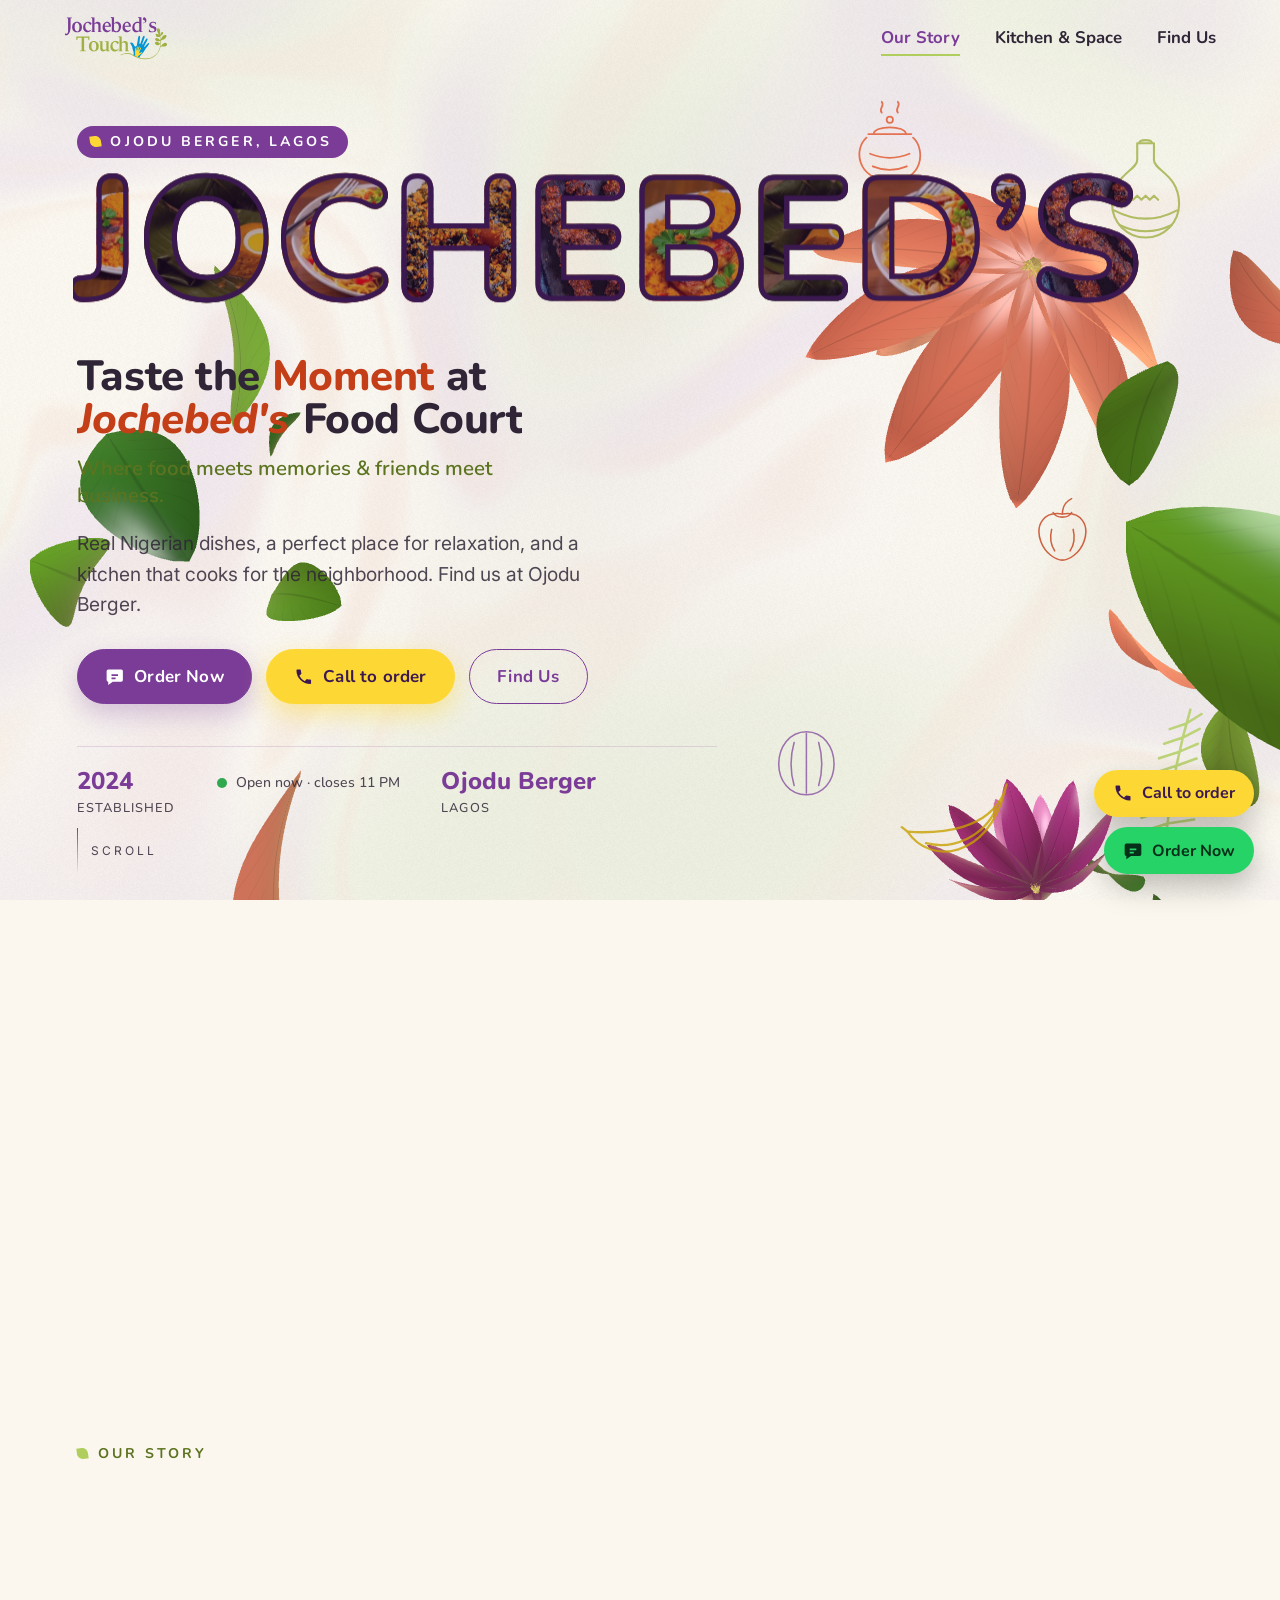
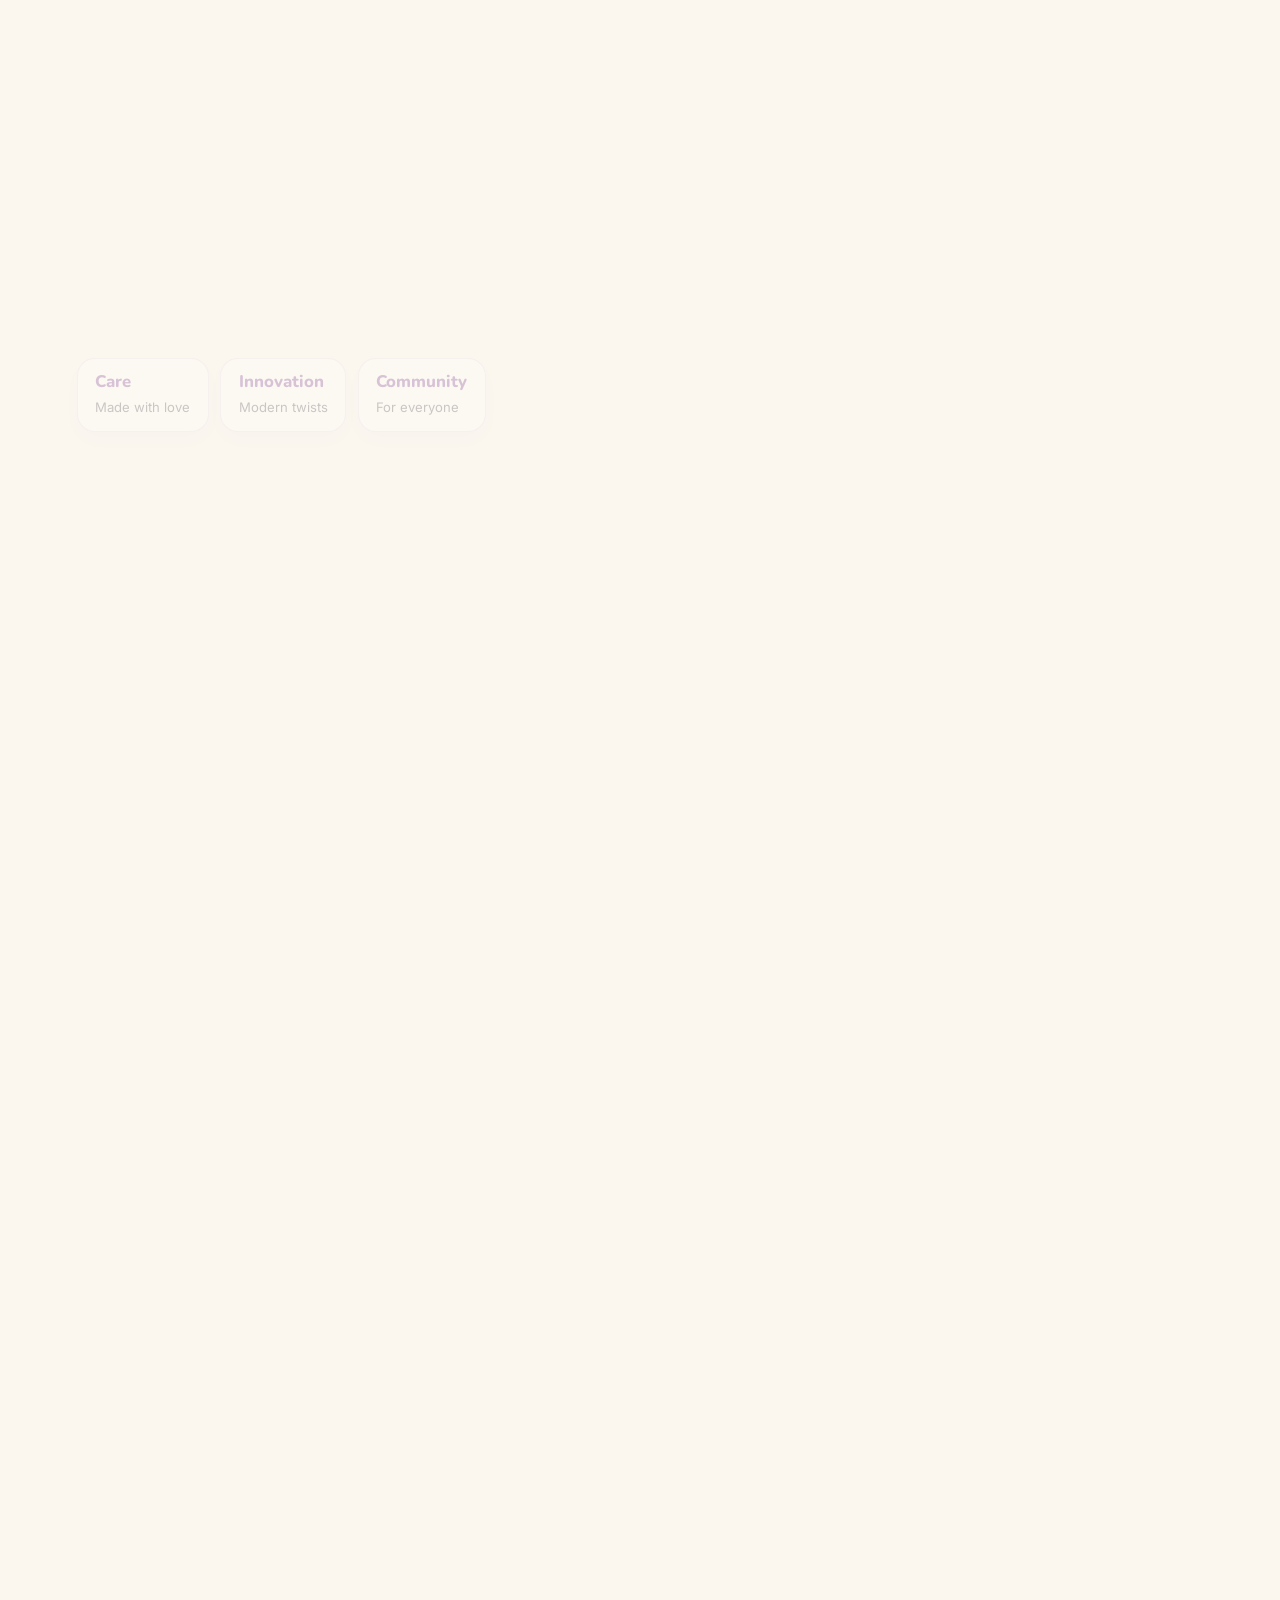
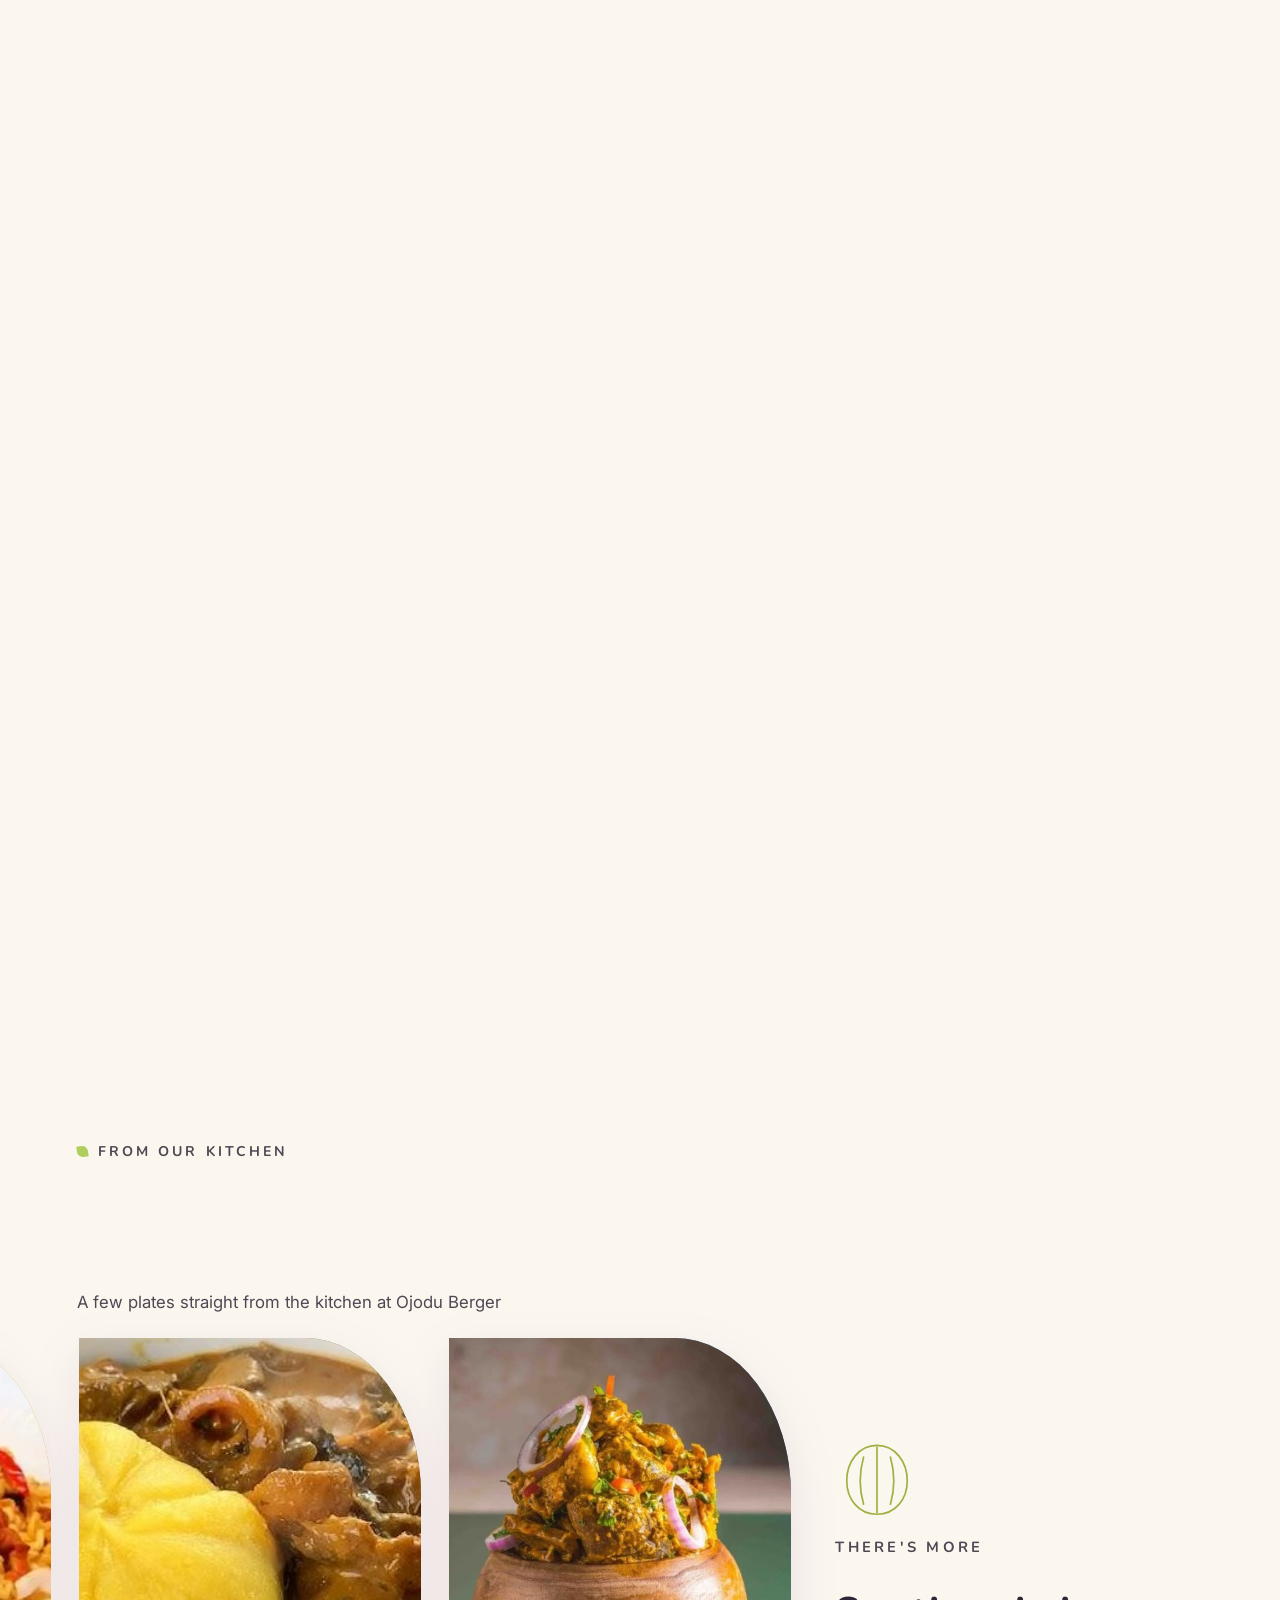
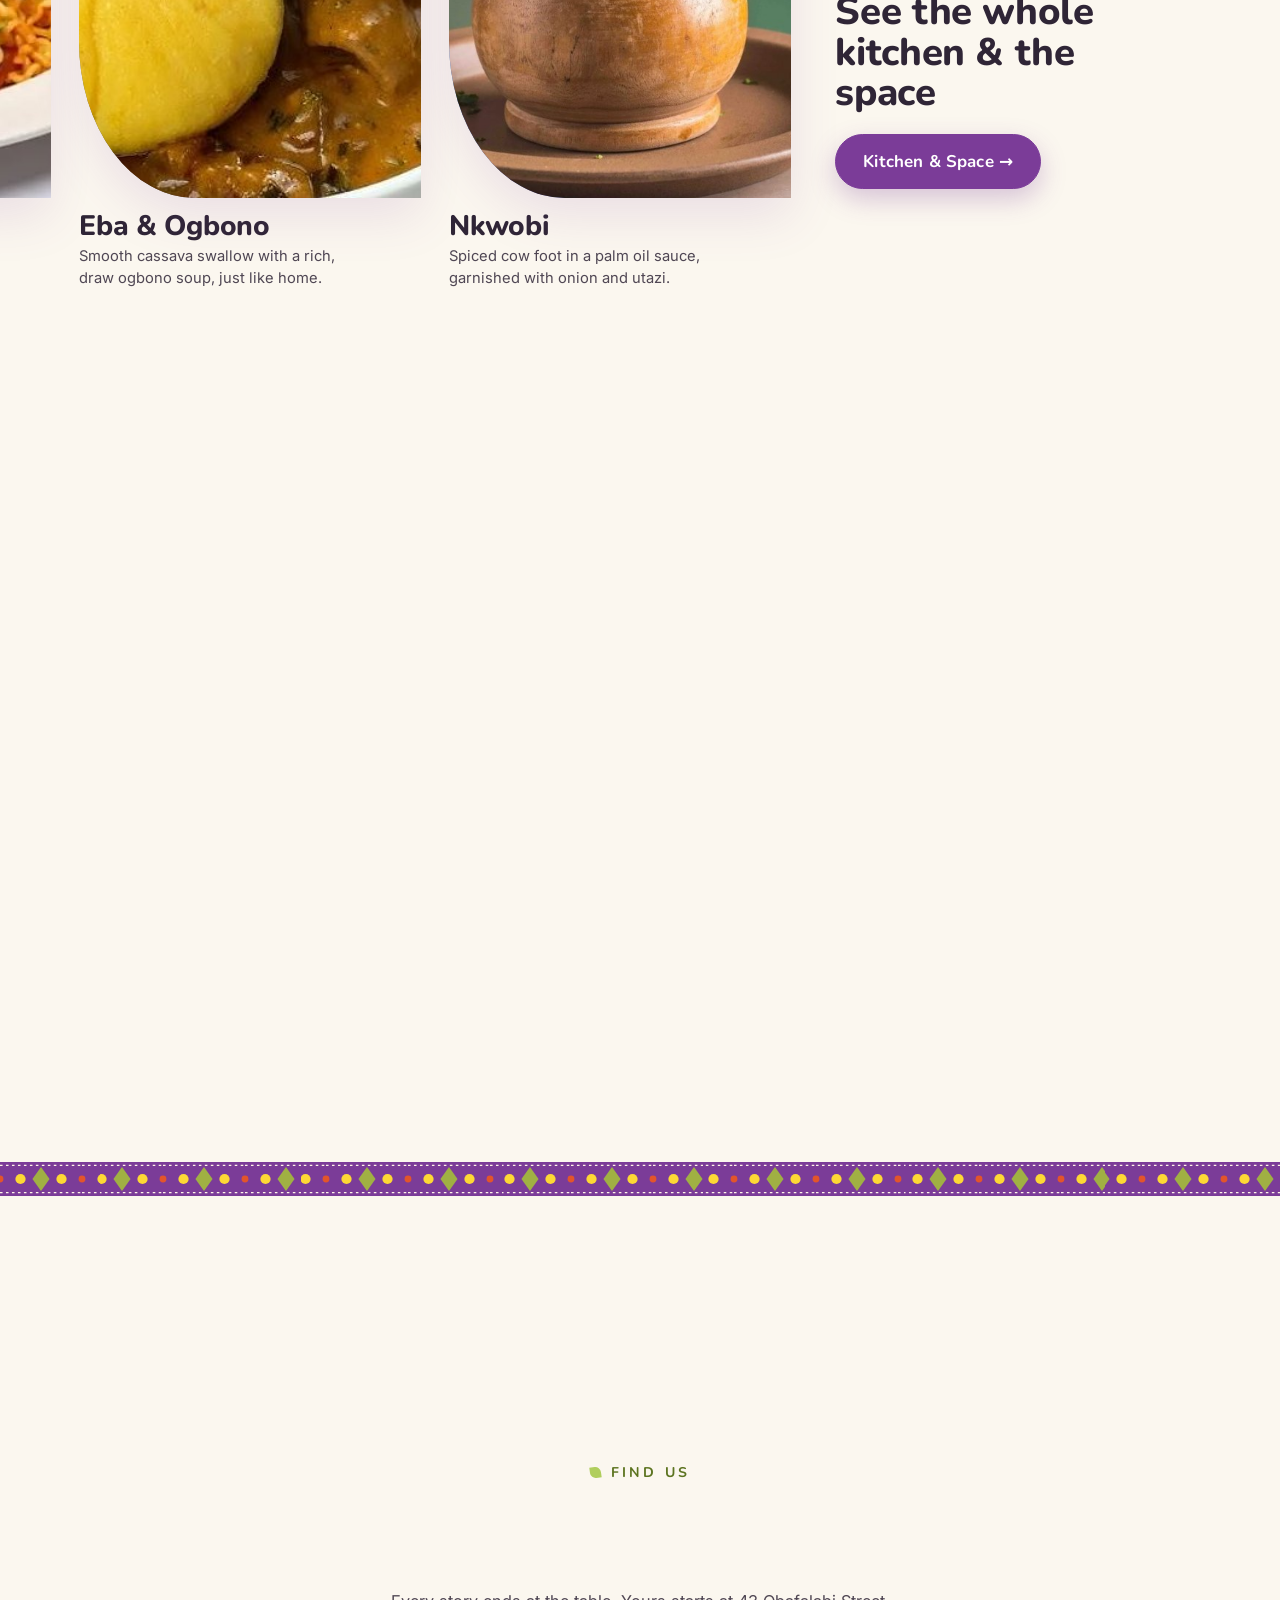
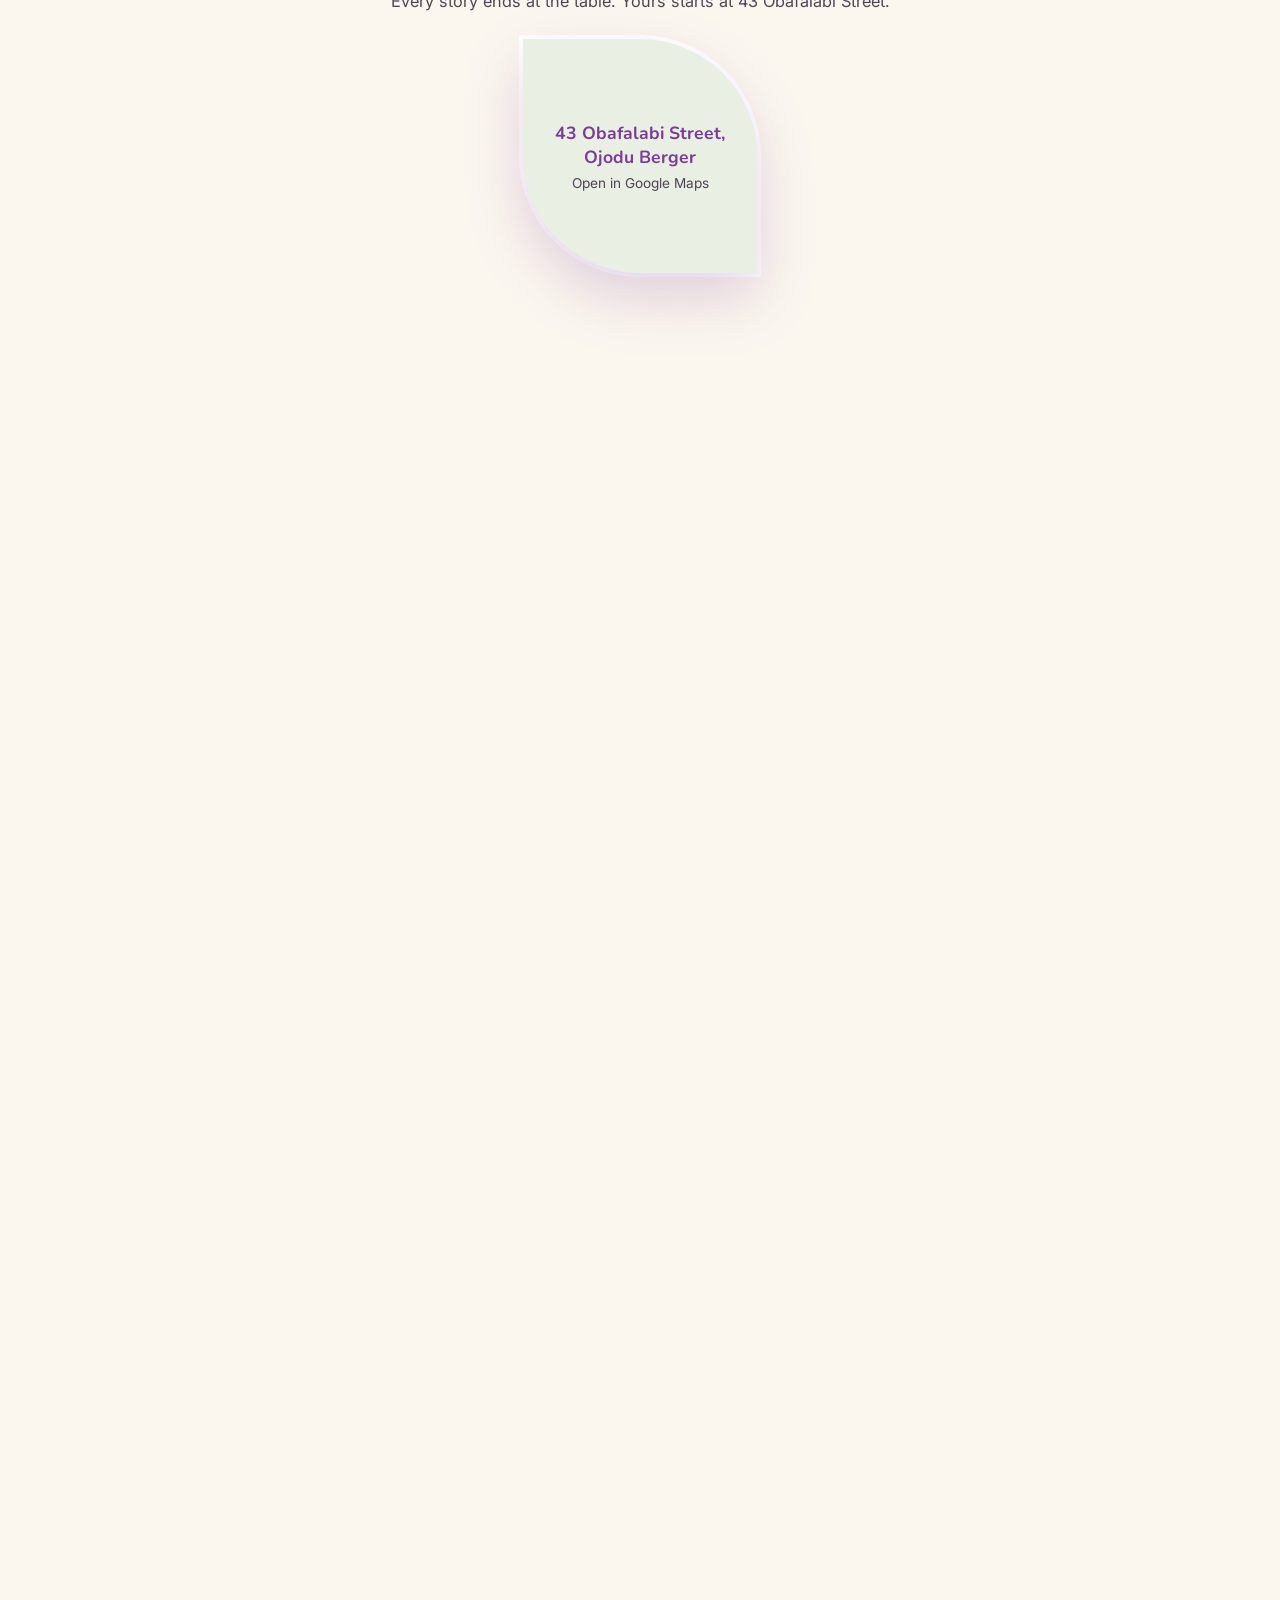
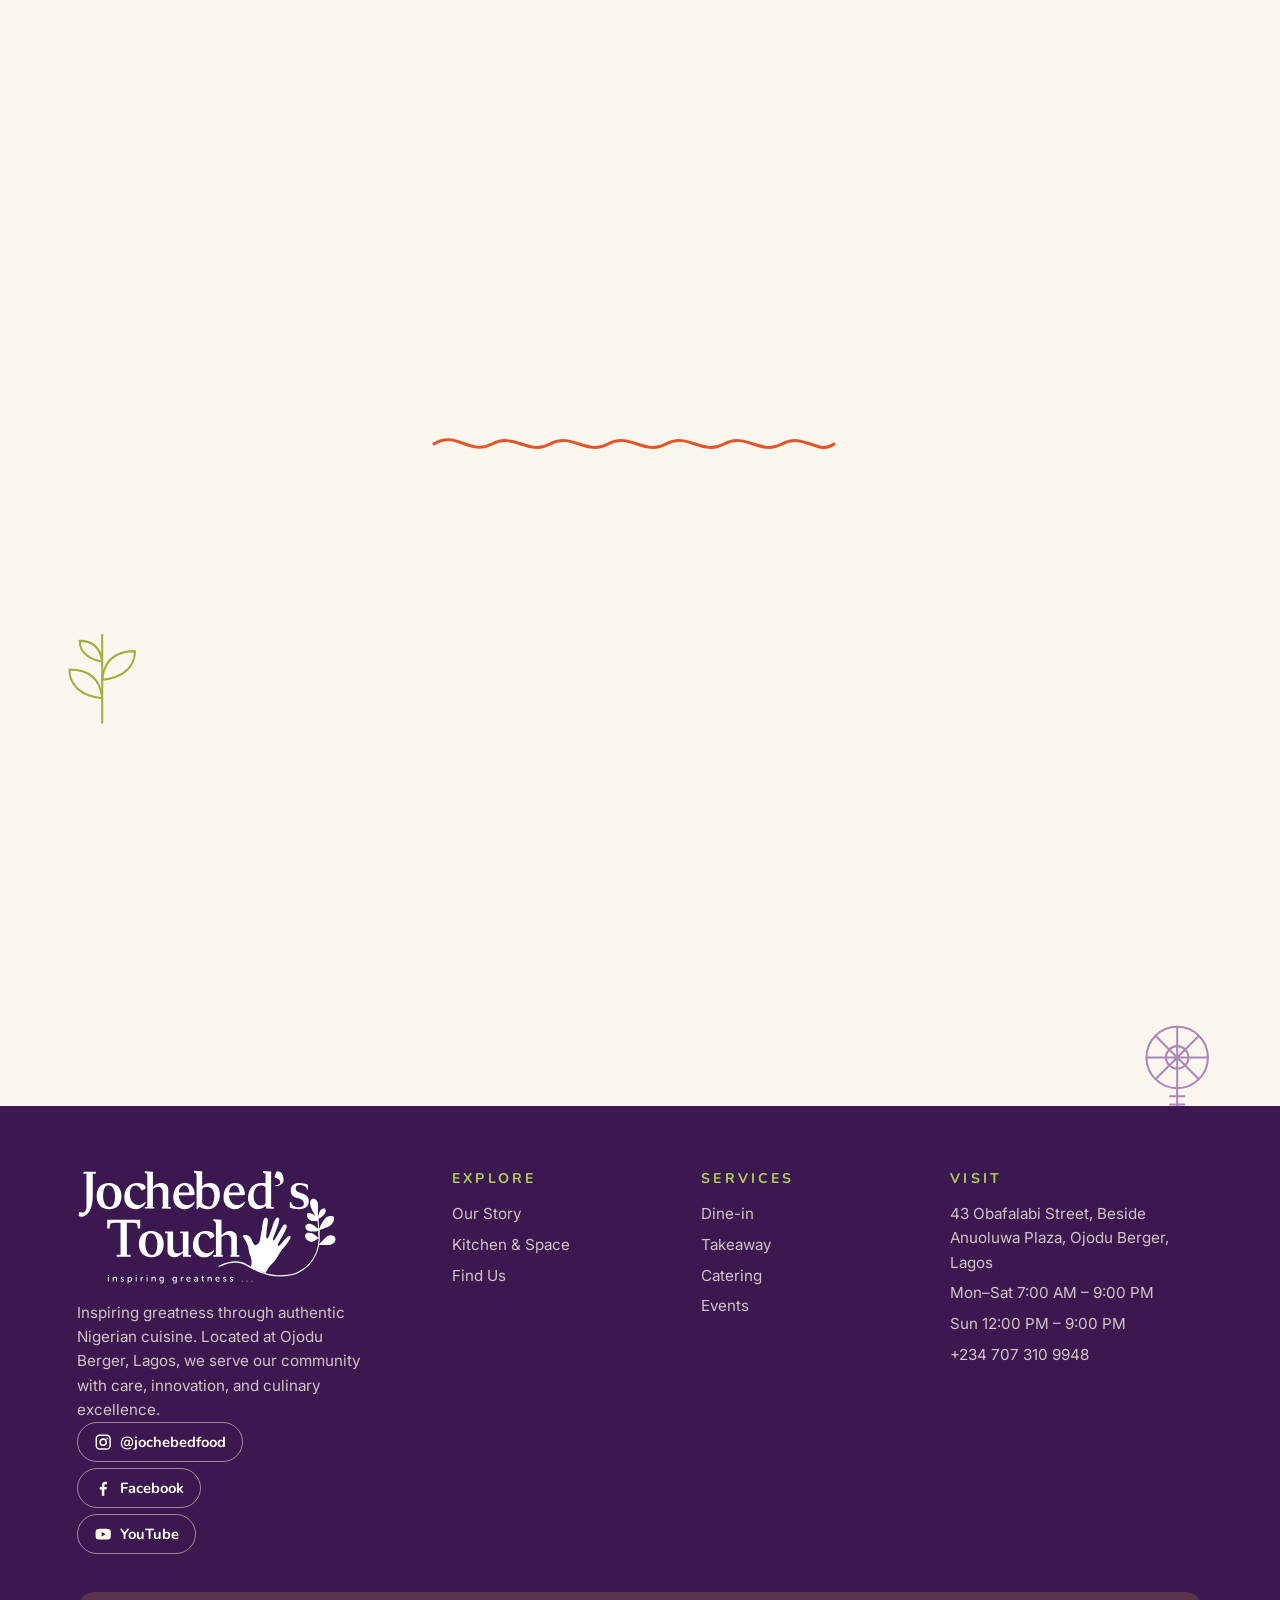
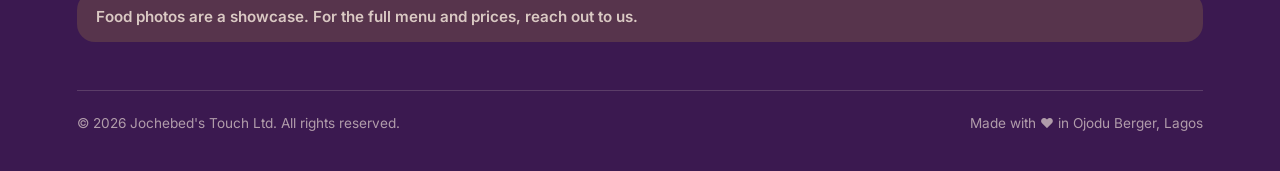
<file: index.html>
<!doctype html>
<html lang="en" class="no-js">
<head>
<meta charset="utf-8">
<meta name="viewport" content="width=device-width,initial-scale=1,viewport-fit=cover">
<title>Jochebed's Touch — Nigerian Food Court at Ojodu Berger, Lagos</title>
<meta name="description" content="Real Nigerian dishes, a perfect place for relaxation, and a kitchen that cooks for the neighborhood. Find Jochebed's Touch at 43 Obafalabi Street, Ojodu Berger, Lagos.">
<meta name="theme-color" content="#FBF7EF">
<link rel="canonical" href="https://jochebedstouch.cipherpr.live/">
<meta property="og:type" content="website"><meta property="og:site_name" content="Jochebed's Touch"><meta property="og:locale" content="en_NG">
<meta property="og:url" content="https://jochebedstouch.cipherpr.live/"><meta property="og:title" content="Jochebed's Touch — Nigerian Food Court at Ojodu Berger, Lagos"><meta property="og:description" content="Real Nigerian dishes, a perfect place for relaxation, and a kitchen that cooks for the neighborhood. Find Jochebed's Touch at 43 Obafalabi Street, Ojodu Berger, Lagos.">
<meta property="og:image" content="https://jochebedstouch.cipherpr.live/images/og-image.jpg"><meta property="og:image:type" content="image/jpeg"><meta property="og:image:width" content="1200"><meta property="og:image:height" content="630"><meta property="og:image:alt" content="Jollof rice and chicken, nkwobi and moi moi from Jochebed's Touch, Ojodu Berger, Lagos">
<meta name="twitter:card" content="summary_large_image"><meta name="twitter:title" content="Jochebed's Touch — Nigerian Food Court at Ojodu Berger, Lagos"><meta name="twitter:description" content="Real Nigerian dishes, a perfect place for relaxation, and a kitchen that cooks for the neighborhood. Find Jochebed's Touch at 43 Obafalabi Street, Ojodu Berger, Lagos."><meta name="twitter:image" content="https://jochebedstouch.cipherpr.live/images/og-image.jpg">
<link rel="icon" href="favicon.svg" type="image/svg+xml"><link rel="icon" href="favicon-32.png" sizes="32x32" type="image/png">
<link rel="apple-touch-icon" href="apple-touch-icon.png"><link rel="manifest" href="site.webmanifest">
<link rel="preconnect" href="https://fonts.googleapis.com"><link rel="preconnect" href="https://fonts.gstatic.com" crossorigin>
<link rel="stylesheet" href="https://fonts.googleapis.com/css2?family=Nunito:wght@500;600;700;800;900&family=Inter:wght@400;600;700&display=swap">
<link rel="stylesheet" href="css/style.css">
<script>(function(){var d=document.documentElement;d.className='js';try{var rm=matchMedia('(prefers-reduced-motion: reduce)').matches;
var home=/(^|\/)(index\.html)?$/.test(location.pathname);if(true&&home&&!location.hash&&!rm&&!sessionStorage.getItem('jt-intro'))d.classList.add('intro')}catch(e){}})()</script>
<script type="application/ld+json">{"@context":"https://schema.org","@type":"Restaurant","name":"Jochebed's Touch","servesCuisine":"Nigerian","telephone":"+2347073109948","sameAs":["https://www.instagram.com/jochebedfood/","https://www.facebook.com/share/1FenHg5k5e/","https://www.youtube.com/@Jochebed_food"],"logo":"https://jochebedstouch.cipherpr.live/images/logo-color.svg","address":{"@type":"PostalAddress","streetAddress":"43 Obafalabi Street, Beside Anuoluwa Plaza","addressLocality":"Ojodu Berger","addressRegion":"Lagos","addressCountry":"NG"},"openingHoursSpecification":[{"@type":"OpeningHoursSpecification","dayOfWeek":["Monday","Tuesday","Wednesday","Thursday","Friday","Saturday"],"opens":"07:00","closes":"21:00"},{"@type":"OpeningHoursSpecification","dayOfWeek":"Sunday","opens":"12:00","closes":"21:00"}]}</script>
<style>:root{--ankara:url("data:image/svg+xml,%3Csvg%20xmlns%3D%27http%3A//www.w3.org/2000/svg%27%20width%3D%2796%27%20height%3D%2740%27%20viewBox%3D%270%200%2096%2040%27%3E%3Crect%20width%3D%2796%27%20height%3D%2740%27%20fill%3D%27%237B3C98%27/%3E%3Cg%20fill%3D%27%23FDD835%27%3E%3Ccircle%20cx%3D%2724%27%20cy%3D%2720%27%20r%3D%276%27/%3E%3Ccircle%20cx%3D%2772%27%20cy%3D%2720%27%20r%3D%276%27/%3E%3C/g%3E%3Cpath%20d%3D%27M48%206l10%2014-10%2014-10-14z%27%20fill%3D%27%23A0B043%27/%3E%3Cg%20fill%3D%27%23E2552B%27%3E%3Ccircle%20cx%3D%270%27%20cy%3D%2720%27%20r%3D%274%27/%3E%3Ccircle%20cx%3D%2796%27%20cy%3D%2720%27%20r%3D%274%27/%3E%3C/g%3E%3Cpath%20d%3D%27M0%204h96M0%2036h96%27%20stroke%3D%27%23FFF4E6%27%20stroke-width%3D%271.5%27%20stroke-dasharray%3D%273%204%27%20fill%3D%27none%27/%3E%3C/svg%3E")}</style>
</head>
<body data-page="story">
<div class="curtain" aria-hidden="true"><img class="curtain__logo" src="images/logo-white.svg" alt=""></div>
<div id="intro" aria-hidden="true"><canvas></canvas>
  <div class="intro__ui"><span class="intro__brand">Jochebed's Touch &middot; Ojodu Berger, Lagos</span>
  <div class="intro__hint">move your cursor across the word</div>
  <div class="intro__status"><span class="intro__label">Setting the table</span> <span class="intro__pct">0%</span><i class="intro__bar"><b></b></i></div>
  <button class="intro__skip" type="button" tabindex="-1">Skip &rarr;</button></div></div>
<canvas id="scene" aria-hidden="true"></canvas>
<svg width="0" height="0" style="position:absolute" aria-hidden="true" focusable="false"><defs>
<symbol id="d-calabash" viewBox="0 0 100 110"><path d="M42 6h16v16c0 10 24 14 24 42a32 32 0 0 1-64 0c0-28 24-32 24-42z"/><path d="M44 6c0-4 12-4 12 0"/><path d="M20 70q30 16 60 0M25 84q25 12 50 0"/><path d="M34 56l4 4 4-4 4 4 4-4 4 4 4-4 4 4"/></symbol>
<symbol id="d-palmwine" viewBox="0 0 100 100"><path d="M10 48h80c0 26-16 40-40 40S10 74 10 48z"/><path d="M26 42a9 9 0 0 1 15-6 10 10 0 0 1 18 0 9 9 0 0 1 15 6"/><path d="M30 62q20 10 40 0"/><path d="M44 92h12"/></symbol>
<symbol id="d-pot" viewBox="0 0 100 100"><path d="M26 38h48M32 38c0-10 36-10 36 0"/><circle cx="50" cy="22" r="3.5"/><path d="M24 42c-14 12-12 46 26 48s40-36 26-48"/><path d="M28 60q22 9 44 0M31 74q19 8 38 0"/><path d="M41 14c-4-4 4-8 0-12M59 14c-4-4 4-8 0-12"/></symbol>
<symbol id="d-mortar" viewBox="0 0 100 100"><path d="M18 48h64l-8 38H26z"/><path d="M14 48h72"/><path d="M26 86v8M74 86v8"/><path d="M60 8l11 4-15 40-11-4z"/><path d="M34 64q16 8 32 0"/></symbol>
<symbol id="d-pepper" viewBox="0 0 100 100"><path d="M50 30c-24-4-36 14-28 36 6 16 20 24 28 24s22-8 28-24c8-22-4-40-28-36z"/><path d="M50 30c0-10 4-16 12-20"/><path d="M38 28c4 8 20 8 24 0"/><path d="M36 50q-4 16 4 28M64 50q4 16-4 28"/></symbol>
<symbol id="d-plantain" viewBox="0 0 100 100"><path d="M10 64C30 94 80 86 94 30C80 62 40 66 10 64z"/><path d="M10 64l-5-4M94 30l2-7"/><path d="M26 74C50 80 76 68 87 44"/></symbol>
<symbol id="d-frond" viewBox="0 0 100 120"><path d="M50 118Q54 60 70 6M50.9 106.4l-24.6 7.6M50.9 106.4l22.1 -2.6M52.1 95.0l-23.1 7.2M52.1 95.0l20.8 -3.2M53.5 83.6l-21.7 6.8M53.5 83.6l19.5 -3.8M55.1 72.2l-20.3 6.4M55.1 72.2l18.3 -4.4M57.0 61.0l-18.8 6.0M57.0 61.0l17.0 -5.0M59.1 49.8l-17.4 5.6M59.1 49.8l15.7 -5.6M61.5 38.8l-16.0 5.2M61.5 38.8l14.4 -6.2M64.1 27.8l-14.6 4.8M64.1 27.8l13.1 -6.8M66.9 16.8l-13.1 4.4M66.9 16.8l11.8 -7.4"/></symbol>
<symbol id="d-kola" viewBox="0 0 100 100"><path d="M50 10c22 0 36 20 36 42S72 92 50 92 14 74 14 52 28 10 50 10z"/><path d="M50 12v78M34 24q-8 28 0 56M66 24q8 28 0 56"/></symbol>
<symbol id="d-fan" viewBox="0 0 100 100"><circle cx="50" cy="38" r="30"/><circle cx="50" cy="38" r="11"/><path d="M50 8v60M20 38h60M29 17l42 42M71 17L29 59"/><path d="M50 68v26M43 76h14M43 84h14"/></symbol>
<symbol id="d-sprig" viewBox="0 0 100 100"><path d="M50 96V10"/><path d="M50 72c-22-2-32-14-32-28 18 0 30 8 32 28zM50 54c22-2 32-14 32-28-18 0-30 8-32 28zM50 36c-14-2-22-10-22-20 12 0 20 6 22 20z"/></symbol>
</defs></svg>
<a class="sr" href="#main">Skip to content</a>
<header class="nav">
  <a class="brand" href="index.html" aria-label="Jochebed's Touch, home"><img class="brand__logo" src="images/logo-color-mark.svg" alt="Jochebed's Touch" width="130" height="44"></a>
  <ul class="nav__links">
    <li><a href="index.html" aria-current="page">Our Story</a></li>
    <li><a href="kitchen.html">Kitchen &amp; Space</a></li>
    <li><a href="index.html#find">Find Us</a></li>
  </ul>
  <button class="burger" aria-label="Menu" aria-expanded="false"><span></span><span></span></button>
</header>
<nav class="menu" aria-label="Mobile menu">
  <a href="index.html">Our Story</a><a href="kitchen.html">Kitchen &amp; Space</a><a href="index.html#find">Find Us</a>
  <a href="https://wa.me/2347073109948?text=Hi%20Jochebed%27s%20Touch%2C%20I%27d%20like%20to%20place%20an%20order" target="_blank" rel="noopener" class="hl">Order Now &rarr;</a>
  <a href="tel:+2347073109948" class="hl hl2">Call to order &rarr;</a>
</nav>

<main id="main">

<section data-chapter="Welcome" class="hero" id="home" data-palette="0">
  <svg class="doodle hd a" viewBox="0 0 100 100" aria-hidden="true" ><use href="#d-calabash"/></svg><svg class="doodle hd b" viewBox="0 0 100 100" aria-hidden="true" ><use href="#d-frond"/></svg><svg class="doodle hd c" viewBox="0 0 100 100" aria-hidden="true" ><use href="#d-pot"/></svg><svg class="doodle hd d" viewBox="0 0 100 100" aria-hidden="true" ><use href="#d-pepper"/></svg><svg class="doodle hd e" viewBox="0 0 100 100" aria-hidden="true" ><use href="#d-plantain"/></svg><svg class="doodle hd f" viewBox="0 0 100 100" aria-hidden="true" ><use href="#d-kola"/></svg>
  <div class="hero__inner">
    <p class="eyebrow"><span class="leaf-glyph"></span>Ojodu Berger, Lagos</p>
    <h1 class="photo-word" aria-label="Jochebed's"><span class="lw" style="--i:0"><span class="ltr">J</span></span><span class="lw" style="--i:1"><span class="ltr">O</span></span><span class="lw" style="--i:2"><span class="ltr">C</span></span><span class="lw" style="--i:3"><span class="ltr">H</span></span><span class="lw" style="--i:4"><span class="ltr">E</span></span><span class="lw" style="--i:5"><span class="ltr">B</span></span><span class="lw" style="--i:6"><span class="ltr">E</span></span><span class="lw" style="--i:7"><span class="ltr">D</span></span><span class="lw" style="--i:8"><span class="ltr ltr--mark">&rsquo;</span></span><span class="lw" style="--i:9"><span class="ltr">S</span></span></h1>
    <h2 class="hero__tag" data-split="hero">Taste the <span class="hl">Moment</span> at <span class="jb">Jochebed's</span> Food Court</h2>
    <p class="tagline" data-reveal style="--d:.4s">Where food meets memories &amp; friends meet business.</p>
    <p class="lead" data-reveal style="--d:.5s">Real Nigerian dishes, a perfect place for relaxation, and a kitchen that cooks for the neighborhood. Find us at Ojodu Berger.</p>
    <div class="hero__cta" data-reveal style="--d:.65s">
      <a class="btn btn--wa" data-magnetic target="_blank" rel="noopener" href="https://wa.me/2347073109948?text=Hi%20Jochebed%27s%20Touch%2C%20I%27d%20like%20to%20place%20an%20order"><svg viewBox="0 0 24 24" fill="currentColor" aria-hidden="true"><path d="M4 3h16a2 2 0 0 1 2 2v11a2 2 0 0 1-2 2H9.5L4 22v-4a2 2 0 0 1-2-2V5a2 2 0 0 1 2-2zm4 6v2h8V9H8zm0 4v2h5v-2H8z"/></svg>Order Now</a>
      <a class="btn btn--call" data-magnetic href="tel:+2347073109948"><svg viewBox="0 0 24 24" fill="currentColor" aria-hidden="true"><path d="M6.6 10.8a15.1 15.1 0 0 0 6.6 6.6l2.2-2.2a1 1 0 0 1 1-.25 11.4 11.4 0 0 0 3.6.57 1 1 0 0 1 1 1V20a1 1 0 0 1-1 1A17 17 0 0 1 3 4a1 1 0 0 1 1-1h3.5a1 1 0 0 1 1 1c0 1.25.2 2.45.57 3.57a1 1 0 0 1-.25 1z"/></svg>Call to order</a>
      <a class="btn btn--ghost" data-magnetic href="#find">Find Us</a>
    </div>
    <div class="stats" data-reveal style="--d:.8s">
      <div><strong>2024</strong><span>Established</span></div>
      <div class="statusbox"><p class="status js-status" aria-live="polite"><i></i><span>Mon&ndash;Sat 7 AM &ndash; 9 PM &middot; Sun 12 PM &ndash; 9 PM</span></p></div>
      <div><strong>Ojodu Berger</strong><span>Lagos</span></div>
    </div>
  </div>
  <div class="cue" aria-hidden="true"><i></i>Scroll</div>
</section>

<section data-chapter="How to order" class="steps" aria-label="How to order">
  <div class="steps__in">
    <div class="step" data-reveal><svg class="doodle si" viewBox="0 0 100 100" aria-hidden="true" ><use href="#d-pot"/></svg><span class="no">01</span><h3>See what's cooking</h3><p>Browse a few plates from the kitchen.</p></div>
    <div class="step" data-reveal style="--d:.12s"><svg class="doodle si" viewBox="0 0 100 100" aria-hidden="true" ><use href="#d-calabash"/></svg><span class="no">02</span><h3>Reach out to order</h3><p>Order Now opens WhatsApp. Or call us for the fastest reply.</p></div>
    <div class="step" data-reveal style="--d:.24s"><svg class="doodle si" viewBox="0 0 100 100" aria-hidden="true" ><use href="#d-mortar"/></svg><span class="no">03</span><h3>Dine in or take away</h3><p>Fresh and waiting at 43 Obafalabi Street.</p></div>
  </div>
  <p class="showcase-note" data-reveal>Food photos are a showcase. For the full menu and prices, reach out to us.</p>
</section>

<section data-chapter="Our Story" class="pin story" id="story" data-palette="1" data-pin="plant" aria-label="Our story">
  <div class="pin__stick">
    <div class="story__grid">
      <div class="story__text">
        <p class="eyebrow"><span class="leaf-glyph"></span>Our Story</p>
        <h2 data-split>Nurturing Communities Through Food</h2>
        <div class="captions" aria-live="off">
          <p class="cap">It starts with a pair of <b>caring hands.</b></p>
          <p class="cap">Rooted in Ojodu Berger, <b>fed by the neighborhood.</b></p>
          <p class="cap">Grown with <b>modern twists</b> on the dishes you grew up on.</p>
          <p class="cap">And it blooms into a <b>table with room for everyone.</b></p>
        </div>
        <p class="story__about">Jochebed's Touch embodies the spirit of empowerment and growth. Located at Ojodu Berger, Lagos, we serve authentic Nigerian meals that bring families and communities together.</p>
        <ul class="values">
          <li><strong>Care</strong><span>Made with love</span></li>
          <li><strong>Innovation</strong><span>Modern twists</span></li>
          <li><strong>Community</strong><span>For everyone</span></li>
        </ul>
      </div>
      <div class="story__art"><svg id="plant" viewBox="0 0 520 680" role="img" aria-label="Two hands cupped around a sprout that grows into a flower">
<defs>
<linearGradient id="gLeaf" x1="0" y1="0" x2="1" y2="0"><stop offset="0" stop-color="#3f7a14"/><stop offset="1" stop-color="#9ccf4a"/></linearGradient>
<linearGradient id="gPA" x1="0" y1="1" x2="0" y2="0"><stop offset="0" stop-color="#E37F65"/><stop offset="1" stop-color="#ffb9a3"/></linearGradient>
<linearGradient id="gPB" x1="0" y1="1" x2="0" y2="0"><stop offset="0" stop-color="#F9E453"/><stop offset="1" stop-color="#fff6b0"/></linearGradient>
<linearGradient id="gHand" x1="0" y1="0" x2="1" y2="1"><stop offset="0" stop-color="#ffdcc2"/><stop offset="1" stop-color="#e7966f"/></linearGradient>
<radialGradient id="gGlow"><stop offset="0" stop-color="#F9E453" stop-opacity=".5"/><stop offset="1" stop-color="#F9E453" stop-opacity="0"/></radialGradient>
<path id="leafShape" d="M0 0C34 -36 92 -36 126 0C92 36 34 36 0 0Z"/>
<path id="petalShape" d="M0 0C-30 -28 -26 -84 0 -108C26 -84 30 -28 0 0Z"/>
<g id="handShape"><g transform="translate(260 690) scale(.8) translate(-260 -690)">
  <g fill="none" stroke-linecap="round">
    <g stroke="#c9774f" stroke-width="27"><path d="M140 598C184 584 214 560 224 528"/><path d="M146 626C196 614 232 594 248 562"/><path d="M148 652C200 646 244 628 262 598"/><path d="M142 676C190 680 236 668 262 638"/></g>
    <g stroke="#f4bc98" stroke-width="21"><path d="M140 598C184 584 214 560 224 528"/><path d="M146 626C196 614 232 594 248 562"/><path d="M148 652C200 646 244 628 262 598"/><path d="M142 676C190 680 236 668 262 638"/></g>
  </g>
  <path d="M-40 720C-44 610 24 556 112 568C152 574 168 624 160 668C150 716 70 740 -40 720Z" fill="#c9774f"/>
  <path d="M-40 716C-42 616 26 566 110 578C146 584 158 628 152 666C142 708 66 730 -40 716Z" fill="#f4bc98"/>
  <path d="M96 574C124 552 160 556 178 580C150 566 122 566 96 574Z" fill="#f4bc98" stroke="#c9774f" stroke-width="3" stroke-linejoin="round"/>
  <path d="M-40 718C-40 650 -10 618 36 610C10 650 -4 690 -40 718Z" fill="#E37F65"/>
</g></g>
</defs>
<circle id="glow" cx="260" cy="190" r="200" fill="url(#gGlow)" opacity="0"/>
<g id="sparkles" fill="#F9E453"></g>
<path id="stem" d="M260 556C250 478 278 408 258 338S262 220 260 172" fill="none" stroke="#7DB33A" stroke-width="9" stroke-linecap="round"/>
<g id="leaves">
  <g class="leaf" data-f=".2" data-a="-158" data-s="1.05"><use href="#leafShape" fill="url(#gLeaf)"/><path d="M8 0C50 -2 92 -2 120 0" stroke="#2f6410" stroke-opacity=".5" stroke-width="2" fill="none"/></g>
  <g class="leaf" data-f=".4" data-a="-24" data-s=".98"><use href="#leafShape" fill="url(#gLeaf)"/><path d="M8 0C50 -2 92 -2 120 0" stroke="#2f6410" stroke-opacity=".5" stroke-width="2" fill="none"/></g>
  <g class="leaf" data-f=".6" data-a="-152" data-s=".85"><use href="#leafShape" fill="url(#gLeaf)"/><path d="M8 0C50 -2 92 -2 120 0" stroke="#2f6410" stroke-opacity=".5" stroke-width="2" fill="none"/></g>
  <g class="leaf" data-f=".78" data-a="-30" data-s=".78"><use href="#leafShape" fill="url(#gLeaf)"/><path d="M8 0C50 -2 92 -2 120 0" stroke="#2f6410" stroke-opacity=".5" stroke-width="2" fill="none"/></g>
</g>
<ellipse id="bud" cx="260" cy="170" rx="13" ry="20" fill="#7DB33A"/>
<g id="bloom" transform="translate(260 170)">
  <g id="petalsO"></g><g id="petalsI"></g>
  <circle id="core" r="17" fill="#F9E453"/><circle id="core2" r="7" fill="#600E4E"/>
</g>
<g id="handL" class="hand"><g transform="translate(6 0)"><use href="#handShape"/></g></g>
<g id="handR" class="hand"><g transform="translate(514 0) scale(-1 1)"><use href="#handShape"/></g></g>
</svg></div>
    </div>
  </div>
</section>

<section data-chapter="From Our Kitchen" class="pin hs" id="kitchen" data-palette="2" data-pin="hscroll" aria-label="From our kitchen">
  <div class="pin__stick hs__stick">
    <div class="hs__head"><p class="eyebrow"><span class="leaf-glyph"></span>From Our Kitchen</p>
      <h2 data-split>A Closer Look at What We Cook</h2>
      <p>A few plates straight from the kitchen at Ojodu Berger</p></div>
    <div class="hs__track">
      <article class="hcard"><div class="leaf-frame ph" style="--c1:#E2552B;--c2:#7B3C98"><img src="images/dish-jollof-2.jpg" alt="Jollof rice and chicken" loading="lazy" decoding="async" onerror="this.remove()"></div><h3>Jollof Rice &amp; Chicken</h3><p>Our smoky party-style jollof, served with well-seasoned fried chicken.</p></article>
      <article class="hcard"><div class="leaf-frame ph" style="--c1:#FDD835;--c2:#E2552B"><img src="images/dish-noodles-egg.jpg" alt="Noodles topped with fried egg" loading="lazy" decoding="async" onerror="this.remove()"></div><h3>Noodles &amp; Egg</h3><p>A quick, comforting plate of seasoned noodles topped with a fried egg.</p></article>
      <article class="hcard"><div class="leaf-frame ph" style="--c1:#A0B043;--c2:#3B1950"><img src="images/dish-eba-ogbono.jpg" alt="Eba with ogbono soup" loading="lazy" decoding="async" onerror="this.remove()"></div><h3>Eba &amp; Ogbono</h3><p>Smooth cassava swallow with a rich, draw ogbono soup, just like home.</p></article>
      <article class="hcard"><div class="leaf-frame ph" style="--c1:#0397DB;--c2:#7B3C98"><img src="images/dish-nkwobi.jpg" alt="Nkwobi garnished with onions and herbs" loading="lazy" decoding="async" onerror="this.remove()"></div><h3>Nkwobi</h3><p>Spiced cow foot in a palm oil sauce, garnished with onion and utazi.</p></article>
      <article class="hcard hcard--cta"><svg class="doodle kc" viewBox="0 0 100 100" aria-hidden="true" ><use href="#d-kola"/></svg><p class="eyebrow">There's more</p><h3>See the whole kitchen &amp; the space</h3><a class="btn" data-magnetic href="kitchen.html">Kitchen &amp; Space &rarr;</a></article>
    </div>
  </div>
</section>

<div class="ankara" aria-hidden="true"></div>

<section data-chapter="Find Us" class="pin find" id="find" data-palette="3" data-pin="map" aria-label="Find us">
  <div class="pin__stick find__stick">
    <p class="eyebrow"><span class="leaf-glyph"></span>Find Us</p>
    <h2 data-split>Visit Jochebed's Touch</h2>
    <p class="find__lede">Every story ends at the table. Yours starts at 43 Obafalabi Street.</p>
    <div class="mapframe" id="mapframe">
      <a class="mapframe__fallback" target="_blank" rel="noopener" href="https://www.google.com/maps/dir/?api=1&amp;destination=43+Obafalabi+Street,+Ojodu+Berger,+Lagos">43 Obafalabi Street, Ojodu Berger<small>Open in Google Maps</small></a>
      <iframe title="Map showing Jochebed's Touch at 43 Obafalabi Street, Ojodu Berger, Lagos" loading="lazy" referrerpolicy="no-referrer-when-downgrade" src="https://www.google.com/maps?q=43+Obafalabi+Street,+Ojodu+Berger,+Lagos&amp;output=embed"></iframe>
      <span class="ripple"></span>
      <div class="mapframe__veil"><span>Click to explore the map</span></div>
    </div>
  </div>
</section>

<section class="statement" aria-label="Our motto">
  <p class="stmt" data-reveal><span>Every conversation,</span> <b>a connection.</b></p>
  <svg class="squig" viewBox="0 0 420 24" aria-hidden="true"><path d="M4 14c22-14 36 12 58 0s36 12 58 0 36 12 58 0 36 12 58 0 36 12 58 0 36 12 58 0 36 12 52 0"/></svg>
  <p class="insp" data-reveal>inspiring greatness&hellip;</p>
</section>
<section data-chapter="Visit Us" class="visit">
  <svg class="doodle vd a" viewBox="0 0 100 100" aria-hidden="true" ><use href="#d-sprig"/></svg><svg class="doodle vd b" viewBox="0 0 100 100" aria-hidden="true" ><use href="#d-fan"/></svg>
  <div class="visit__grid">
    <div class="card" data-reveal><h4>Address</h4><p>43 Obafalabi Street,<br>Beside Anuoluwa Plaza,<br>Ojodu Berger, Lagos</p></div>
    <div class="card" data-reveal style="--d:.1s"><h4>Opening Hours</h4><p>Mon &ndash; Sat: 7:00 AM &ndash; 9:00 PM<br>Sunday: 12:00 PM &ndash; 9:00 PM</p><p class="status js-status" aria-live="polite"><i></i><span>Mon&ndash;Sat 7 AM &ndash; 9 PM &middot; Sun 12 PM &ndash; 9 PM</span></p></div>
    <div class="card" data-reveal style="--d:.2s"><h4>Contact</h4><p><a href="tel:+2347073109948">+234 707 310 9948</a></p><small>For orders, reservations &amp; enquiries</small></div>
  </div>
  <div class="visit__cta" data-reveal>
    <a class="btn" data-magnetic target="_blank" rel="noopener" href="https://www.google.com/maps/dir/?api=1&amp;destination=43+Obafalabi+Street,+Ojodu+Berger,+Lagos">Get Directions</a>
    <a class="btn btn--wa" data-magnetic target="_blank" rel="noopener" href="https://wa.me/2347073109948?text=Hi%20Jochebed%27s%20Touch%2C%20I%27d%20like%20to%20place%20an%20order"><svg viewBox="0 0 24 24" fill="currentColor" aria-hidden="true"><path d="M4 3h16a2 2 0 0 1 2 2v11a2 2 0 0 1-2 2H9.5L4 22v-4a2 2 0 0 1-2-2V5a2 2 0 0 1 2-2zm4 6v2h8V9H8zm0 4v2h5v-2H8z"/></svg>Order Now</a>
    <a class="btn btn--call" data-magnetic href="tel:+2347073109948"><svg viewBox="0 0 24 24" fill="currentColor" aria-hidden="true"><path d="M6.6 10.8a15.1 15.1 0 0 0 6.6 6.6l2.2-2.2a1 1 0 0 1 1-.25 11.4 11.4 0 0 0 3.6.57 1 1 0 0 1 1 1V20a1 1 0 0 1-1 1A17 17 0 0 1 3 4a1 1 0 0 1 1-1h3.5a1 1 0 0 1 1 1c0 1.25.2 2.45.57 3.57a1 1 0 0 1-.25 1z"/></svg>Call to order</a>
  </div>
  <div class="visit__soc" data-reveal><p class="eyebrow">Follow along</p><ul class="soc"><li><a href="https://www.instagram.com/jochebedfood/" target="_blank" rel="noopener" aria-label="Jochebed's Touch on Instagram"><svg viewBox="0 0 24 24" fill="currentColor" aria-hidden="true"><path d="M7.5 2h9A5.5 5.5 0 0 1 22 7.5v9a5.5 5.5 0 0 1-5.5 5.5h-9A5.5 5.5 0 0 1 2 16.5v-9A5.5 5.5 0 0 1 7.5 2zm0 2A3.5 3.5 0 0 0 4 7.5v9A3.5 3.5 0 0 0 7.5 20h9a3.5 3.5 0 0 0 3.5-3.5v-9A3.5 3.5 0 0 0 16.5 4zM12 7a5 5 0 1 1 0 10 5 5 0 0 1 0-10zm0 2a3 3 0 1 0 0 6 3 3 0 0 0 0-6zm5.3-3.1a1.2 1.2 0 1 1 0 2.4 1.2 1.2 0 0 1 0-2.4z"/></svg><span>@jochebedfood</span></a></li><li><a href="https://www.facebook.com/share/1FenHg5k5e/" target="_blank" rel="noopener" aria-label="Jochebed's Touch on Facebook"><svg viewBox="0 0 24 24" fill="currentColor" aria-hidden="true"><path d="M13.5 22v-8.2h2.8l.5-3.3h-3.3V8.4c0-.95.4-1.7 1.8-1.7h1.6V3.8C16.6 3.7 15.6 3.6 14.5 3.6c-2.6 0-4.3 1.6-4.3 4.4v2.5H7.4v3.3h2.8V22z"/></svg><span>Facebook</span></a></li><li><a href="https://www.youtube.com/@Jochebed_food" target="_blank" rel="noopener" aria-label="Jochebed's Touch on YouTube"><svg viewBox="0 0 24 24" fill="currentColor" aria-hidden="true"><path d="M21.6 7.2a2.6 2.6 0 0 0-1.8-1.8C18.2 5 12 5 12 5s-6.2 0-7.8.4A2.6 2.6 0 0 0 2.4 7.2C2 8.8 2 12 2 12s0 3.2.4 4.8a2.6 2.6 0 0 0 1.8 1.8C5.8 19 12 19 12 19s6.2 0 7.8-.4a2.6 2.6 0 0 0 1.8-1.8c.4-1.6.4-4.8.4-4.8s0-3.2-.4-4.8zM10 15V9l5.2 3z"/></svg><span>YouTube</span></a></li></ul></div>
</section>
</main>
<footer class="foot">
  <div class="foot__grid">
    <div><a class="brand brand--foot" href="index.html" aria-label="Jochebed's Touch, home"><img class="brand__logo" src="images/logo-white.svg" alt="Jochebed's Touch, inspiring greatness" width="260" height="116"></a>
      <p style="margin-top:1rem;max-width:30ch">Inspiring greatness through authentic Nigerian cuisine. Located at Ojodu Berger, Lagos, we serve our community with care, innovation, and culinary excellence.</p>
      <ul class="soc soc--foot"><li><a href="https://www.instagram.com/jochebedfood/" target="_blank" rel="noopener" aria-label="Jochebed's Touch on Instagram"><svg viewBox="0 0 24 24" fill="currentColor" aria-hidden="true"><path d="M7.5 2h9A5.5 5.5 0 0 1 22 7.5v9a5.5 5.5 0 0 1-5.5 5.5h-9A5.5 5.5 0 0 1 2 16.5v-9A5.5 5.5 0 0 1 7.5 2zm0 2A3.5 3.5 0 0 0 4 7.5v9A3.5 3.5 0 0 0 7.5 20h9a3.5 3.5 0 0 0 3.5-3.5v-9A3.5 3.5 0 0 0 16.5 4zM12 7a5 5 0 1 1 0 10 5 5 0 0 1 0-10zm0 2a3 3 0 1 0 0 6 3 3 0 0 0 0-6zm5.3-3.1a1.2 1.2 0 1 1 0 2.4 1.2 1.2 0 0 1 0-2.4z"/></svg><span>@jochebedfood</span></a></li><li><a href="https://www.facebook.com/share/1FenHg5k5e/" target="_blank" rel="noopener" aria-label="Jochebed's Touch on Facebook"><svg viewBox="0 0 24 24" fill="currentColor" aria-hidden="true"><path d="M13.5 22v-8.2h2.8l.5-3.3h-3.3V8.4c0-.95.4-1.7 1.8-1.7h1.6V3.8C16.6 3.7 15.6 3.6 14.5 3.6c-2.6 0-4.3 1.6-4.3 4.4v2.5H7.4v3.3h2.8V22z"/></svg><span>Facebook</span></a></li><li><a href="https://www.youtube.com/@Jochebed_food" target="_blank" rel="noopener" aria-label="Jochebed's Touch on YouTube"><svg viewBox="0 0 24 24" fill="currentColor" aria-hidden="true"><path d="M21.6 7.2a2.6 2.6 0 0 0-1.8-1.8C18.2 5 12 5 12 5s-6.2 0-7.8.4A2.6 2.6 0 0 0 2.4 7.2C2 8.8 2 12 2 12s0 3.2.4 4.8a2.6 2.6 0 0 0 1.8 1.8C5.8 19 12 19 12 19s6.2 0 7.8-.4a2.6 2.6 0 0 0 1.8-1.8c.4-1.6.4-4.8.4-4.8s0-3.2-.4-4.8zM10 15V9l5.2 3z"/></svg><span>YouTube</span></a></li></ul></div>
    <div><h5>Explore</h5><ul><li><a href="index.html">Our Story</a></li><li><a href="kitchen.html">Kitchen &amp; Space</a></li><li><a href="index.html#find">Find Us</a></li></ul></div>
    <div><h5>Services</h5><ul><li>Dine-in</li><li>Takeaway</li><li>Catering</li><li>Events</li></ul></div>
    <div><h5>Visit</h5><ul><li>43 Obafalabi Street, Beside Anuoluwa Plaza, Ojodu Berger, Lagos</li><li>Mon&ndash;Sat 7:00 AM &ndash; 9:00 PM</li><li>Sun 12:00 PM &ndash; 9:00 PM</li><li><a href="tel:+2347073109948">+234 707 310 9948</a></li></ul></div>
  </div>
  <p class="foot__note">Food photos are a showcase. For the full menu and prices, reach out to us.</p>
  <div class="foot__base"><span>&copy; 2026 Jochebed's Touch Ltd. All rights reserved.</span><span>Made with &hearts; in Ojodu Berger, Lagos</span></div>
</footer>
<div class="fabs"><a class="fab fab--call" href="tel:+2347073109948" aria-label="Call to order"><svg viewBox="0 0 24 24" fill="currentColor" aria-hidden="true"><path d="M6.6 10.8a15.1 15.1 0 0 0 6.6 6.6l2.2-2.2a1 1 0 0 1 1-.25 11.4 11.4 0 0 0 3.6.57 1 1 0 0 1 1 1V20a1 1 0 0 1-1 1A17 17 0 0 1 3 4a1 1 0 0 1 1-1h3.5a1 1 0 0 1 1 1c0 1.25.2 2.45.57 3.57a1 1 0 0 1-.25 1z"/></svg><span>Call to order</span></a><a class="fab" target="_blank" rel="noopener" href="https://wa.me/2347073109948?text=Hi%20Jochebed%27s%20Touch%2C%20I%27d%20like%20to%20place%20an%20order" aria-label="Order Now on WhatsApp"><svg viewBox="0 0 24 24" fill="currentColor" aria-hidden="true"><path d="M4 3h16a2 2 0 0 1 2 2v11a2 2 0 0 1-2 2H9.5L4 22v-4a2 2 0 0 1-2-2V5a2 2 0 0 1 2-2zm4 6v2h8V9H8zm0 4v2h5v-2H8z"/></svg><span>Order Now</span></a></div>
<script src="js/gl.js"></script><script src="js/intro.js"></script><script src="js/app.js"></script>
</body>
</html>
</file>
<file: css/style.css>
/* Jochebed's Touch — styles (light theme). Palette + type follow the Oct 2024 brand guideline: Amethyst Purple, Pear Green, Sky Blue, Sunshine Yellow, Coral Orange; Museo Sans Rounded (stand-in: Nunito) for headlines, Aktiv Grotesk (stand-in: Inter) for body. */
:root{
  --coral:#E2552B; --coral-d:#C43E17; --amethyst:#7B3C98; --pear:#A0B043; --pear-d:#5C7420; --pear-l:#B0CE5D; --sky:#0397DB; --sun:#FDD835;
  --deep:#3B1950; --cream:#FFF8EC; --bg:#FBF7EF; --ink:#2f2536; --muted:rgba(47,37,54,.84);
  --card:#fff; --line:rgba(123,60,152,.16); --shadow:0 18px 50px rgba(123,60,152,.13);
  --ease:cubic-bezier(.22,1,.36,1);
  --head:'Nunito','Museo Sans Rounded',ui-rounded,'Trebuchet MS',system-ui,sans-serif;
  --fun:'Nunito','Museo Sans Rounded',ui-rounded,system-ui,sans-serif;
  --orange:#E2552B;
  --body:'Inter','Aktiv Grotesk',system-ui,-apple-system,'Segoe UI',Roboto,sans-serif;
}
*,*::before,*::after{box-sizing:border-box}
html{background:var(--bg);-webkit-text-size-adjust:100%}
body{margin:0;color:var(--ink);font:400 1.05rem/1.6 var(--body);overflow-x:clip;-webkit-font-smoothing:antialiased}
img,svg{display:block;max-width:100%}
a{color:inherit}
h1,h2,h3,h4,p{margin:0}
h1,h2,h3{font-family:var(--head);font-weight:800;line-height:.98;letter-spacing:-.01em}
h2{font-size:clamp(2.3rem,5.6vw,5rem)}
h3{font-size:clamp(1.5rem,2.4vw,2rem);line-height:1.05}
.hl{color:var(--coral-d)}
.sr{position:absolute;width:1px;height:1px;overflow:hidden;clip:rect(0 0 0 0);white-space:nowrap}
.sr:focus{position:fixed;left:12px;top:12px;width:auto;height:auto;clip:auto;background:#fff;padding:.6rem 1rem;border-radius:10px;z-index:200}
:focus-visible{outline:3px solid var(--amethyst);outline-offset:3px;border-radius:6px}

#scene{position:fixed;inset:0;width:100%;height:100%;z-index:0;pointer-events:none;display:block}
.no-webgl body{background:radial-gradient(1100px 800px at 85% 5%,#E4F0D0 0,transparent 60%),radial-gradient(900px 700px at 8% 95%,#F1E1EC 0,transparent 60%),var(--bg) fixed}
main,footer{position:relative;z-index:1}

.leaf-frame{border-radius:0 var(--lr,22%) 0 var(--lr,22%);overflow:hidden}
.leaf-glyph{display:inline-block;width:.8em;height:.8em;background:var(--pear-l);border-radius:0 50% 0 50%;transform:rotate(-8deg);flex:none}

/* ---------- curtain / page transition (kept from v1) ---------- */
.curtain{display:none}
.js .curtain{display:grid;place-items:center;position:fixed;inset:0;z-index:100;background:var(--deep);transform:translateY(0);transition:transform .95s cubic-bezier(.76,0,.24,1)}
.curtain::after{content:"";position:absolute;left:0;right:0;top:99%;height:14vh;background:var(--deep);border-radius:0 0 50% 50%/0 0 100% 100%}
.curtain__leaf{width:64px;height:64px;background:var(--pear-l);border-radius:0 50% 0 50%;animation:grow 1.1s var(--ease) both}
.curtain__name{position:absolute;bottom:14vh;font:700 1rem var(--head);letter-spacing:.3em;text-transform:uppercase;color:rgba(255,244,230,.74)}
html.ready .curtain{transform:translateY(calc(-100% - 18vh))}
html.intro .curtain{display:none}
@keyframes grow{from{transform:scale(.2) rotate(-90deg);opacity:0}to{transform:scale(1) rotate(0);opacity:1}}

/* ---------- ASCII intro ---------- */
#intro{display:none}
html.intro,html.intro body{overflow:hidden}
html.intro #intro{display:block;position:fixed;inset:0;z-index:120;background:var(--bg);transition:transform 1s cubic-bezier(.76,0,.24,1);touch-action:none;cursor:crosshair}
html.intro-out #intro{transform:translateY(-105%)}
#intro canvas{position:absolute;inset:0;width:100%;height:100%}
.intro__ui{position:absolute;inset:0;pointer-events:none;font:600 .78rem var(--body);letter-spacing:.16em;text-transform:uppercase;color:var(--amethyst)}
.intro__brand{position:absolute;left:5vw;top:4vh}
.intro__hint{position:absolute;left:0;right:0;top:calc(50% + min(18vw,170px));text-align:center;opacity:.55}
.intro__status{position:absolute;left:5vw;right:5vw;bottom:5vh;display:flex;align-items:center;gap:1rem}
.intro__bar{flex:1;max-width:260px;height:3px;background:rgba(123,60,152,.15);border-radius:3px;overflow:hidden;position:relative;display:block}
.intro__bar b{position:absolute;inset:0;background:var(--pear);transform-origin:left;transform:scaleX(var(--pc,0))}
.intro__skip{pointer-events:auto;margin-left:auto;background:none;border:1.5px solid var(--amethyst);color:var(--amethyst);font:inherit;padding:.55rem 1.1rem;border-radius:999px;cursor:pointer}
.intro__skip:hover{background:var(--amethyst);color:#fff}

/* ---------- nav ---------- */
.nav{position:fixed;z-index:60;top:0;left:0;right:0;display:flex;align-items:center;justify-content:space-between;gap:1rem;padding:16px 5vw;transition:transform .5s var(--ease),background .4s,box-shadow .4s}
html.scrolled .nav{background:rgba(251,247,239,.86);backdrop-filter:blur(14px);-webkit-backdrop-filter:blur(14px);box-shadow:0 1px 0 var(--line)}
html.nav-hidden .nav{transform:translateY(-110%)}
.brand{display:flex;align-items:center;gap:.55rem;text-decoration:none;font:800 1.4rem var(--head);color:var(--amethyst)}
.nav__links{display:flex;gap:2.2rem;list-style:none;margin:0;padding:0}
.nav__links a{text-decoration:none;font-weight:600;font-size:.95rem;color:var(--muted);position:relative;padding:.3rem 0;transition:color .3s}
.nav__links a::after{content:"";position:absolute;left:0;bottom:-2px;height:2px;width:100%;background:var(--pear-l);transform:scaleX(0);transform-origin:left;transition:transform .4s var(--ease)}
.nav__links a:hover,.nav__links a[aria-current]{color:var(--amethyst)}
.nav__links a:hover::after,.nav__links a[aria-current]::after{transform:scaleX(1)}
.burger{display:none;width:46px;height:46px;border-radius:50%;border:1.5px solid var(--amethyst);background:rgba(255,255,255,.7);color:var(--amethyst);cursor:pointer;position:relative}
.burger span{position:absolute;left:14px;right:14px;height:2px;background:currentColor;border-radius:2px;transition:transform .4s var(--ease),top .4s var(--ease)}
.burger span:nth-child(1){top:17px}.burger span:nth-child(2){top:25px}
html.menu-open .burger span:nth-child(1){top:21px;transform:rotate(45deg)}
html.menu-open .burger span:nth-child(2){top:21px;transform:rotate(-45deg)}
html.menu-open .burger{background:var(--cream)}
.menu{position:fixed;inset:0;z-index:45;background:rgba(45,24,64,.97);color:var(--cream);display:flex;flex-direction:column;justify-content:center;gap:1.2rem;padding:0 8vw;clip-path:circle(0% at calc(100% - 46px) 46px);transition:clip-path .8s var(--ease);visibility:hidden}
html.menu-open .menu{clip-path:circle(150% at calc(100% - 46px) 46px);visibility:visible}
.menu a{font:800 clamp(2.4rem,11vw,4rem)/1 var(--head);text-decoration:none}
.menu a.hl{color:var(--sun);font-size:1.5rem;margin-top:1rem}
.menu a:hover{color:var(--sun)}

/* ---------- buttons ---------- */
.btn{--bg:var(--amethyst);--fg:#fff;display:inline-flex;align-items:center;gap:.6rem;padding:.95rem 1.7rem;border-radius:999px;border:1.5px solid var(--bg);background:var(--bg);color:var(--fg);font:700 .98rem var(--body);text-decoration:none;cursor:pointer;transition:transform .35s var(--ease),box-shadow .35s,background .3s,color .3s;box-shadow:0 10px 26px rgba(123,60,152,.28);will-change:transform}
.btn:hover{box-shadow:0 14px 34px rgba(123,60,152,.38);background:#6A2F85;border-color:#6A2F85}
.btn--ghost{--bg:transparent;--fg:var(--amethyst);border-color:var(--amethyst);box-shadow:none}
.btn--ghost:hover{background:var(--amethyst);color:#fff;box-shadow:none}
.btn--sm{padding:.6rem 1.15rem;font-size:.9rem}
.eyebrow{display:inline-flex;align-items:center;gap:.6rem;font:700 .8rem var(--body);letter-spacing:.22em;text-transform:uppercase;color:var(--pear-d);margin-bottom:1.1rem}

/* word-split reveal */
.js [data-split] .w{display:inline-block;overflow:hidden;vertical-align:top;padding-bottom:.14em;margin-bottom:-.14em}
.js [data-split] .wi{display:inline-block;transform:translateY(112%);transition:transform 1s var(--ease);transition-delay:calc(var(--i,0)*45ms)}
.js [data-split].in .wi{transform:none}
.js [data-reveal]{opacity:0;transform:translateY(36px);transition:opacity .9s var(--ease),transform .9s var(--ease);transition-delay:var(--d,0s)}
.js [data-reveal].in{opacity:1;transform:none}

/* ---------- doodles (Nigerian kitchen line art) ---------- */
.doodle{fill:none;stroke:currentColor;stroke-width:2;stroke-linecap:round;stroke-linejoin:round;pointer-events:none;overflow:visible}
.hd,.vd,.od{position:absolute;z-index:0;width:var(--w,clamp(64px,9vw,140px));height:auto;translate:0 calc(var(--py,0px)*var(--k,.15));animation:bob 9s ease-in-out infinite;animation-delay:var(--dl,0s)}
@keyframes bob{0%,100%{transform:rotate(var(--r,0deg))}50%{transform:translateY(-14px) rotate(calc(var(--r,0deg) + 4deg))}}
.hd.a{right:6%;top:15%;color:var(--pear);--r:12deg;--k:-.18}
.hd.b{right:3%;bottom:6%;color:var(--pear-l);--w:clamp(80px,12vw,190px);--r:-8deg;--k:-.1;--dl:-3s}
.hd.c{right:27%;top:11%;color:var(--coral);--w:clamp(56px,7vw,110px);--r:-10deg;--k:-.25;--dl:-5s}
.hd.d{right:14%;top:54%;color:var(--coral-d);--w:clamp(52px,6vw,96px);--r:16deg;--k:-.12;--dl:-2s}
.hd.e{right:21%;bottom:4%;color:#C9A100;--w:clamp(70px,9vw,140px);--r:-6deg;--k:-.2;--dl:-6s}
.hd.f{right:34%;bottom:12%;color:var(--amethyst);--w:clamp(50px,6vw,92px);--r:8deg;--k:-.15;--dl:-4s;opacity:.7}
.hd{opacity:.8}
.vd.a{left:4%;top:6%;color:var(--pear);--w:clamp(60px,8vw,120px);--r:-8deg}
.vd.b{right:4%;bottom:6%;color:var(--amethyst);--w:clamp(60px,8vw,120px);--r:10deg;opacity:.6;--dl:-4s}
.od{color:var(--cream);opacity:.16}
.od.a{left:6%;top:18%;--w:clamp(80px,12vw,180px);--r:-10deg}
.od.b{right:7%;top:12%;--w:clamp(70px,10vw,150px);--r:12deg;--dl:-3s}
.od.c{right:14%;bottom:8%;--w:clamp(60px,8vw,120px);--r:-6deg;--dl:-6s}

/* ---------- hero: photo-filled letters ---------- */
.hero{position:relative;min-height:100vh;min-height:100svh;display:flex;align-items:center;padding:14vh 6vw 10vh;overflow:hidden}
.hero__inner{position:relative;z-index:1;width:100%;max-width:1500px;margin:0 auto}
.hero .eyebrow{margin-bottom:.4rem}
.photo-word{font:800 clamp(2.6rem,13.4vw,15rem)/.92 var(--head);letter-spacing:-.01em;white-space:nowrap;display:flex;max-width:100%;margin:0 0 .2rem -.02em;padding-bottom:.08em;user-select:none}
.photo-word--sm{font-size:clamp(2.8rem,17vw,16rem)}
.photo-word .lw{display:inline-block;overflow:hidden;padding:.04em .005em .12em;margin:-.04em 0 -.12em}
.photo-word .ltr{display:inline-block;color:transparent;-webkit-text-fill-color:transparent;background-image:var(--img,none),var(--g);background-size:170%;background-position:0% 20%;-webkit-background-clip:text;background-clip:text;animation:kb 14s ease-in-out infinite alternate;animation-delay:calc(var(--i)*-1.7s);transition:background-size .7s var(--ease),transform 1.1s var(--ease);transition-delay:calc(var(--i)*55ms),calc(var(--i)*55ms);will-change:transform}
.js .photo-word .ltr{transform:translateY(112%)}
.js .photo-word.in .ltr{transform:none}
.photo-word .lw:hover .ltr{background-size:300%;transition-delay:0s}
.photo-word .lw:nth-child(5n+1) .ltr{--g:linear-gradient(140deg,#E2552B,#7B3C98)}
.photo-word .lw:nth-child(5n+2) .ltr{--g:linear-gradient(140deg,#B0CE5D,#46741a)}
.photo-word .lw:nth-child(5n+3) .ltr{--g:linear-gradient(140deg,#FDD835,#E2552B)}
.photo-word .lw:nth-child(5n+4) .ltr{--g:linear-gradient(140deg,#6A2F85,#0397DB)}
.photo-word .lw:nth-child(5n+5) .ltr{--g:linear-gradient(140deg,#A0B043,#FDD835)}
@keyframes kb{from{background-position:0% 10%}to{background-position:100% 90%}}
.hero__tag{font-size:clamp(1.5rem,3.3vw,3rem);margin-top:1.2rem;max-width:22ch;line-height:1.02}
.hero p.lead,.page-hero p.lead{font-size:clamp(1.05rem,1.5vw,1.3rem);color:var(--muted);max-width:34rem;margin:1.2rem 0 1.8rem}
.hero__cta{display:flex;flex-wrap:wrap;gap:.9rem}
.stats{display:flex;flex-wrap:wrap;align-items:flex-start;gap:1.2rem 2.6rem;margin-top:2.6rem;padding-top:1.4rem;border-top:1px solid var(--line);max-width:40rem}
.stats strong{display:block;font:800 1.5rem/1 var(--head);color:var(--amethyst)}
.stats span{font-size:.8rem;color:var(--muted);letter-spacing:.08em;text-transform:uppercase}
.status{display:inline-flex;align-items:center;gap:.55rem;font-size:.85rem;font-weight:600;color:var(--muted);margin-top:.6rem}
.status i{width:.65rem;height:.65rem;border-radius:50%;background:#aaa;flex:none}
.status.open i{background:#2fa84f;box-shadow:0 0 0 0 rgba(47,168,79,.6);animation:pulse 2s infinite}
.status.closed i{background:var(--coral)}
.stats .statusbox .status{margin-top:0}.stats .status span{letter-spacing:0;text-transform:none;font-size:.88rem;color:var(--muted)}
@keyframes pulse{70%{box-shadow:0 0 0 9px rgba(47,168,79,0)}100%{box-shadow:0 0 0 0 rgba(47,168,79,0)}}
.cue{position:absolute;left:6vw;bottom:4vh;display:flex;align-items:center;gap:.8rem;font-size:.75rem;letter-spacing:.25em;text-transform:uppercase;color:var(--muted)}
.cue i{width:1px;height:46px;background:linear-gradient(var(--amethyst),transparent);animation:cue 2s ease-in-out infinite;transform-origin:top}
@keyframes cue{0%{transform:scaleY(0)}50%{transform:scaleY(1)}100%{transform:scaleY(1);opacity:0}}

/* ---------- how to order ---------- */
.steps{padding:2vh 6vw 10vh}
.steps__in{max-width:1180px;margin:0 auto;display:grid;grid-template-columns:repeat(3,1fr);gap:1.2rem}
.step{position:relative;padding:1.6rem 1.6rem 1.8rem;background:var(--card);border-radius:0 44px 0 44px;box-shadow:var(--shadow);border:1px solid var(--line);overflow:hidden}
.step .si{position:absolute;right:1rem;top:1rem;width:58px;color:var(--pear)}
.step .no{font:700 .8rem var(--body);letter-spacing:.2em;color:var(--coral-d)}
.step h3{font-size:1.5rem;margin:.5rem 0 .4rem}
.step p{color:var(--muted);font-size:.95rem}

/* ---------- pinned sections ---------- */
.pin{position:relative;height:var(--len,300vh)}
.pin__stick{position:sticky;top:0;height:100vh;height:100svh;overflow:hidden}
.story{--len:330vh}
.find{--len:240vh}
.story__grid{height:100%;display:grid;grid-template-columns:1.05fr 1fr;align-items:center;gap:3vw;padding:9vh 6vw 4vh}
.story h2{font-size:clamp(2.1rem,4.4vw,4.2rem);max-width:12ch}
.captions{position:relative;height:clamp(120px,19vh,190px);margin:1.6rem 0 1rem}
.cap{position:absolute;inset:0;font:800 clamp(1.4rem,2.6vw,2.3rem)/1.12 var(--head);color:var(--ink);opacity:0;max-width:20ch}
.cap b{color:var(--coral-d);font-weight:800}
.story__about{color:var(--muted);max-width:30rem;font-size:1rem;opacity:0}
.values{list-style:none;margin:1.4rem 0 0;padding:0;display:flex;gap:.7rem;flex-wrap:wrap}
.values li{padding:.7rem 1.1rem;border:1px solid var(--line);border-radius:18px;background:rgba(255,255,255,.85);opacity:.28;box-shadow:0 8px 20px rgba(123,60,152,.07)}
.values strong{display:block;font:800 1.05rem var(--head);color:var(--amethyst)}
.values span{font-size:.82rem;color:var(--muted)}
.story__art{height:100%;display:flex;align-items:flex-end;justify-content:center}
#plant{height:min(82vh,760px);width:auto;max-width:100%;overflow:visible}
#plant .hand{filter:drop-shadow(0 12px 18px rgba(123,60,152,.22))}

/* horizontal dish strip — cards sized by viewport HEIGHT so nothing is ever cut off */
.hs__stick{display:flex;flex-direction:column}
.hs__head{padding:11vh 6vw 0;flex:none}
.hs__head h2{font-size:clamp(1.9rem,4vw,3.6rem);max-width:16ch}
.hs__head p{color:var(--muted);margin-top:.6rem}
.hs__track{display:flex;gap:2.2vw;padding:2.4vh 6vw 5vh;flex:1;min-height:0;will-change:transform;width:max-content;align-items:stretch}
.hcard{flex:none;width:clamp(230px,min(27vw,38svh),380px);display:flex;flex-direction:column;min-height:0}
.hcard .leaf-frame{--lr:34%;flex:1;min-height:0;margin-bottom:.9rem;box-shadow:var(--shadow)}
.hcard h3{margin-bottom:.3rem;font-size:clamp(1.3rem,2.2vw,1.8rem)}
.hcard p{color:var(--muted);font-size:.92rem;max-width:30ch;line-height:1.45}
.hcard--cta{position:relative;justify-content:center;align-items:flex-start;gap:1rem;width:clamp(250px,30vw,420px);padding:0 6vw 0 1rem}
.hcard--cta .kc{width:84px;color:var(--pear)}
.hcard--cta h3{font-size:clamp(1.7rem,3vw,2.8rem);max-width:12ch}
@media (max-height:640px){.hcard p{display:none}.hs__head p{display:none}}

.ph{position:relative;background:linear-gradient(140deg,var(--c1,#E2552B),var(--c2,#7B3C98))}
.ph::before{content:"";position:absolute;inset:0;margin:auto;width:34%;aspect-ratio:1;background:rgba(255,244,230,.22);border-radius:0 50% 0 50%;transform:rotate(-12deg)}
.ph img{position:absolute;inset:0;width:100%;height:100%;object-fit:cover}

.ankara{height:34px;background:var(--ankara) 0 0/auto 34px repeat-x;position:relative;z-index:1}

/* map finale */
.find__stick{display:flex;flex-direction:column;align-items:center;justify-content:center;gap:1.4vh;text-align:center;padding:9vh 5vw 4vh}
.find__stick h2{font-size:clamp(2rem,5vw,4.4rem)}
.find__lede{color:var(--muted);max-width:34rem;font-size:1.02rem}
.mapframe{--p:0;position:relative;flex:none;margin-top:1.4vh;overflow:hidden;background:#e9efe3;
  width:calc(26vmin + (min(1180px,92vw) - 26vmin)*var(--p));
  height:calc(26vmin + (min(56vh,620px) - 26vmin)*var(--p));
  border-radius:0 calc(13vmin - 5vmin*var(--p)) 0 calc(13vmin - 5vmin*var(--p));
  box-shadow:0 24px 60px rgba(123,60,152,.22),0 0 0 4px #fff}
.mapframe iframe{position:absolute;left:50%;top:50%;width:min(1180px,92vw);height:min(56vh,620px);transform:translate(-50%,-50%);border:0;pointer-events:none}
.mapframe.live iframe{pointer-events:auto}
.mapframe__veil{position:absolute;inset:0;display:grid;place-items:end center;padding-bottom:14px;pointer-events:none;font-size:.78rem;letter-spacing:.14em;text-transform:uppercase;opacity:calc(var(--p)*.9);transition:opacity .3s}
.mapframe__veil span{background:rgba(255,255,255,.9);color:var(--amethyst);padding:.35rem .9rem;border-radius:999px;font-weight:600}
.mapframe.live .mapframe__veil{opacity:0}
.mapframe__fallback{position:absolute;inset:0;display:grid;place-content:center;gap:.4rem;text-align:center;padding:1rem;font:700 1.1rem var(--head);color:var(--amethyst);text-decoration:none}
.mapframe__fallback small{font:400 .85rem var(--body);color:var(--muted)}
.ripple{position:absolute;left:50%;top:50%;width:90px;height:90px;margin:-45px;border-radius:50%;border:2px solid var(--coral);opacity:0;pointer-events:none}
.mapframe.live .ripple,.mapframe.done .ripple{animation:ripple 2.4s ease-out infinite}
@keyframes ripple{0%{transform:scale(.2);opacity:.9}100%{transform:scale(2.4);opacity:0}}

.visit{position:relative;padding:8vh 6vw 10vh;overflow:hidden}
.visit__grid,.visit__cta{position:relative;z-index:1}
.visit__grid{display:grid;grid-template-columns:repeat(3,1fr);gap:1.2rem;max-width:1180px;margin:0 auto}
.card{padding:1.8rem;border:1px solid var(--line);border-radius:0 44px 0 44px;background:var(--card);box-shadow:var(--shadow)}
.card h4{font:800 .8rem var(--body);letter-spacing:.22em;text-transform:uppercase;color:var(--pear-d);margin-bottom:.8rem}
.card p{font-size:1.05rem}
.card a{text-decoration:none;font-weight:700;color:var(--amethyst)}
.card small{display:block;color:var(--muted);margin-top:.5rem}
.visit__cta{display:flex;flex-wrap:wrap;gap:.9rem;justify-content:center;margin-top:2.4rem}

/* ---------- page 2 ---------- */
.page-hero{position:relative;min-height:78vh;min-height:78svh;display:flex;align-items:flex-end;padding:18vh 6vw 8vh;overflow:hidden}
.page-hero .hero__tag{max-width:26ch}
.stack{padding:4vh 6vw 10vh}
.dish{--i:0;position:sticky;top:calc(10vh + var(--i)*16px);display:grid;grid-template-columns:1fr 1fr;gap:3vw;align-items:center;min-height:68vh;margin:0 auto 14vh;max-width:1180px;padding:2.4vw;border:1px solid var(--line);border-radius:0 60px 0 60px;background:#fff;transform-origin:50% 0;will-change:transform;box-shadow:0 26px 60px rgba(123,60,152,.14)}
.dish::after{content:"";position:absolute;inset:0;border-radius:inherit;background:var(--bg);opacity:var(--dim,0);pointer-events:none}
.dish:last-child{margin-bottom:0}
.dish__img{--lr:24%;aspect-ratio:5/4;width:100%}
.dish__no{font:700 .8rem var(--body);letter-spacing:.2em;color:var(--pear-d)}
.dish__tag{font:700 1rem var(--head);color:var(--coral-d);margin:.6rem 0 .3rem}
.dish h3{font-size:clamp(2rem,4vw,3.6rem);margin-bottom:.9rem;color:var(--amethyst)}
.dish p.d{color:var(--muted);max-width:32ch;margin-bottom:1.5rem}

/* photo bands: two rows drifting in opposite directions */
.bands{padding:2vh 0 8vh;overflow:hidden;display:grid;gap:1.2rem}
.band{overflow:hidden}
.band__in{display:flex;align-items:center;gap:1.2rem;width:max-content;animation:band 60s linear infinite;will-change:transform}
.band--rev .band__in{animation-direction:reverse;animation-duration:70s}
.band:hover .band__in{animation-play-state:paused}
.bands-js .band__in{animation:none}
@keyframes band{to{transform:translateX(-50%)}}
.pcard{position:relative;flex:none;margin:0;height:clamp(170px,26vh,250px);aspect-ratio:4/3;--lr:22%}
.pcard figcaption{position:absolute;left:0;right:0;bottom:0;padding:1.6rem 1rem .7rem;color:#fff;font:800 1.05rem var(--head);background:linear-gradient(transparent,rgba(45,24,64,.65));z-index:1}
.pitem{display:flex;align-items:center;gap:1.2rem;flex:none}
.pdd{flex:none;width:54px;color:var(--pear);opacity:.55}

.space{padding:14vh 6vw 6vh;max-width:1380px;margin:0 auto}
.space__head p{color:var(--muted);max-width:34rem;margin-top:1.2rem;font-size:1.1rem}
.space__grid{display:grid;grid-template-columns:1.25fr 1fr;gap:2vw;margin-top:5vh;align-items:start}
.shot{position:relative;margin:0}
.shot .leaf-frame{--lr:20%;aspect-ratio:5/4;box-shadow:var(--shadow)}
.shot:nth-child(2) img{object-position:62% 50%}
.shot:nth-child(2){margin-top:12vh}
.shot figcaption{margin-top:.8rem;font:800 1.2rem var(--head);color:var(--amethyst)}
.gallery{padding:6vh 6vw 4vh;max-width:1380px;margin:0 auto}
.gallery__grid{columns:3 260px;column-gap:1.2rem;margin-top:2rem}
.gallery__grid figure{margin:0 0 1.2rem;break-inside:avoid;border-radius:0 38px 0 38px;overflow:hidden;opacity:0;transform:translateY(30px) scale(.97);transition:opacity .9s var(--ease),transform .9s var(--ease)}
.gallery__grid figure.in{opacity:1;transform:none}
.gallery__grid img{width:100%;height:auto}

.voices{padding:12vh 6vw 10vh;max-width:1180px;margin:0 auto}
.voices__grid{display:grid;grid-template-columns:repeat(3,1fr);gap:1.2rem;margin-top:3rem}
.voices blockquote{margin:0;padding:1.8rem;border:1px solid var(--line);border-radius:0 44px 0 44px;background:var(--card);box-shadow:var(--shadow)}
.voices blockquote:nth-child(2){margin-top:24px}
.voices q{display:block;font:700 1.15rem/1.4 var(--head);quotes:"“" "”";color:var(--amethyst)}
.voices cite{display:block;margin-top:1.2rem;font-style:normal;font-size:.85rem;color:var(--muted)}
.voices cite b{display:block;color:var(--ink);font-size:.95rem}

.order{position:relative;margin:6vh 4vw 8vh;padding:12vh 6vw;text-align:center;background:linear-gradient(155deg,#7B3C98,#3B1950);color:var(--cream);border-radius:0 90px 0 90px;overflow:hidden}
.order>*:not(.od){position:relative;z-index:1}
.order .eyebrow{color:var(--pear-l)}
.order h2{font-size:clamp(2.6rem,7vw,6rem);max-width:12ch;margin:0 auto}
.order .olead{color:rgba(255,244,230,.82);max-width:34rem;margin:1.4rem auto 2.2rem;font-size:1.1rem}
.order .btn{--bg:var(--sun);--fg:#3B1950;box-shadow:0 10px 30px rgba(249,228,83,.3)}
.order .btn:hover{background:#fff;border-color:#fff}
.order .btn--ghost{--bg:transparent;--fg:var(--cream);border-color:rgba(255,244,230,.5);box-shadow:none}
.order .btn--ghost:hover{background:var(--cream);color:var(--deep);border-color:var(--cream)}
.order .status{color:rgba(255,244,230,.8)}
.chips{display:flex;flex-wrap:wrap;gap:.6rem;justify-content:center;margin-top:2.2rem}
.chips span{padding:.45rem 1rem;border:1px solid rgba(255,244,230,.3);border-radius:999px;font-size:.85rem;color:rgba(255,244,230,.85)}

/* ---------- footer & fab ---------- */
.foot{padding:7vh 6vw 4vh;background:var(--deep);color:rgba(255,244,230,.8)}
.foot .brand{color:var(--cream)}
.foot__grid{display:grid;grid-template-columns:1.6fr 1fr 1fr 1.2fr;gap:2.4rem;max-width:1180px;margin:0 auto}
.foot h5{margin:0 0 .9rem;font:700 .78rem var(--body);letter-spacing:.22em;text-transform:uppercase;color:var(--pear-l)}
.foot p,.foot li,.foot a{color:rgba(255,244,230,.78);font-size:.95rem;text-decoration:none}
.foot ul{list-style:none;margin:0;padding:0;display:grid;gap:.4rem}
.foot a:hover{color:var(--sun)}
.foot .brand{font-size:1.4rem}
.foot__base{max-width:1180px;margin:3rem auto 0;padding-top:1.4rem;border-top:1px solid rgba(255,244,230,.16);display:flex;justify-content:space-between;gap:1rem;flex-wrap:wrap;font-size:.85rem;color:rgba(255,244,230,.6)}
.fab{position:fixed;right:max(16px,2vw);bottom:max(16px,2vw);z-index:40;display:inline-flex;align-items:center;gap:.55rem;padding:.8rem 1.2rem;border-radius:999px;background:#25D366;color:#06301a;font:700 .92rem var(--body);text-decoration:none;box-shadow:0 12px 30px rgba(0,0,0,.25);transition:transform .35s var(--ease)}
.fab:hover{transform:translateY(-3px) scale(1.03)}
.fab svg{width:20px;height:20px}

/* ---------- responsive ---------- */
@media (max-width:900px){
  .nav__links{display:none}
  .burger{display:block}
  .story{--len:230vh}.find{--len:150vh}
  .story__grid{grid-template-columns:1fr;grid-template-rows:minmax(0,1fr) auto;gap:0;padding:11vh 6vw 10vh}
  .story__art{grid-row:1;align-items:center;min-height:0}
  .story__text{grid-row:2}
  .story__art{padding-bottom:3vh}
  #plant{height:100%;width:auto;max-width:100%}
  .story h2{font-size:clamp(1.8rem,8vw,2.6rem);max-width:none}
  .story .eyebrow{margin-bottom:.5rem}
  .captions{height:96px;margin:.7rem 0 .4rem}
  .cap{font-size:1.3rem}
  .story__about{display:none}
  .values li{padding:.5rem .8rem}.values span{display:none}
  /* dish strip: native swipe, no scroll-jacking on phones */
  .hs{height:auto!important}
  .hs .pin__stick{position:relative;height:auto;overflow:visible;padding-bottom:6vh}
  .hs__head{padding-top:10vh}
  .hs__track{width:auto;overflow-x:auto;scroll-snap-type:x mandatory;gap:1rem;padding:2.2vh 6vw 2vh;transform:none!important;-webkit-overflow-scrolling:touch;scrollbar-width:none}
  .hs__track::-webkit-scrollbar{display:none}
  .hcard{width:min(74vw,320px);scroll-snap-align:center}
  .hcard .leaf-frame{flex:none;aspect-ratio:4/5}
  .hcard--cta{width:min(70vw,300px);padding-right:1rem}
  .hd,.vd{opacity:.5}
  .photo-word .lw:hover .ltr{background-size:170%}
  .steps__in{grid-template-columns:1fr}
  .dish{grid-template-columns:1fr;min-height:0;gap:1.2rem;padding:1.2rem;border-radius:0 40px 0 40px;top:calc(9vh + var(--i)*12px)}
  .dish__img{aspect-ratio:16/11}
  .space__grid{grid-template-columns:1fr}.shot:nth-child(2){margin-top:0}
  .voices__grid,.visit__grid{grid-template-columns:1fr}.voices blockquote:nth-child(2){margin-top:0}
  .foot__grid{grid-template-columns:1fr 1fr}.foot__grid>div:first-child{grid-column:1/-1}
  .hero{padding-top:16vh}
  .cue{display:none}
  .order{border-radius:0 56px 0 56px;margin-inline:3vw}
  .fab span{display:none}.fab{padding:.85rem}
}
@media (prefers-reduced-motion:reduce){
  *{animation:none!important;transition-duration:.01ms!important}
}
/* reduced motion & no-JS: unpin everything and show final states */
.rm .pin,.no-js .pin{height:auto!important}
.rm .pin__stick,.no-js .pin__stick{position:relative;height:auto;min-height:100svh}
.rm .hs__track,.no-js .hs__track{overflow-x:auto;width:auto;padding-bottom:4vh}
.rm .hcard .leaf-frame,.no-js .hcard .leaf-frame{flex:none;aspect-ratio:4/5}
.rm .cap:last-child,.no-js .cap:last-child{opacity:1}
.rm .values li,.no-js .values li{opacity:1}
.rm .story__about,.no-js .story__about{opacity:1}
.rm .dish,.no-js .dish{position:relative;top:auto}
.rm .band,.no-js .band{overflow-x:auto}
.no-js .photo-word .ltr{transform:none}

/* ---------- chapter pill (phones): always shows which section you are in ---------- */
.chapter{display:none}
@media (max-width:900px){
  .chapter{display:flex;align-items:center;gap:.55rem;position:fixed;left:14px;bottom:max(16px,2vw);z-index:39;padding:.5rem .95rem .5rem .6rem;border-radius:999px;background:rgba(255,255,255,.92);box-shadow:0 8px 24px rgba(123,60,152,.18);font:700 .78rem var(--body);color:var(--amethyst);opacity:0;transform:translateY(12px);transition:opacity .5s var(--ease),transform .5s var(--ease);pointer-events:none;overflow:hidden;max-width:calc(100vw - 96px)}
  html.ready .chapter{opacity:1;transform:none}
  html.menu-open .chapter,html.intro .chapter{opacity:0}
  .chapter b{display:grid;place-items:center;min-width:1.7rem;height:1.7rem;border-radius:50%;background:var(--pear-d);color:#fff;font-size:.72rem}
  .chapter span{white-space:nowrap;text-overflow:ellipsis;overflow:hidden;transition:opacity .25s}
  .chapter.swap span{opacity:0}
  .chapter i{position:absolute;left:0;bottom:0;height:3px;width:100%;background:var(--pear-l);transform-origin:left;transform:scaleX(var(--cp,0))}
  /* each chapter becomes its own tinted leaf-shaped panel so sections are easy to tell apart */
  .steps,.story,.hs,.find,.visit,.stack,.bands,.space,.voices{margin:14px 3vw;border-radius:0 48px 0 48px}
  .steps{background:rgba(255,255,255,.55)}
  .story{background:linear-gradient(180deg,rgba(211,232,184,.62),rgba(228,240,208,.38))}
  .hs{background:linear-gradient(180deg,rgba(255,220,203,.6),rgba(255,241,184,.4))}
  .find{background:linear-gradient(180deg,rgba(201,228,245,.62),rgba(231,217,234,.4))}
  .visit{background:rgba(231,217,234,.5)}
  .stack{background:rgba(255,220,203,.45);padding-inline:4vw}
  .bands{background:rgba(255,241,184,.5);padding-block:3vh}
  .space{background:rgba(211,232,184,.5);max-width:none;padding:8vh 6vw 6vh}
  .voices{background:rgba(231,217,234,.5);max-width:none;padding:8vh 6vw 6vh}
  .steps{padding:5vh 6vw 6vh}
  .story__grid{padding-inline:7vw}
  .page-hero,.hero{margin-bottom:0}
}

/* ---------- brand type (from the client flyer): Baloo 2 for UI + Jochebed's, Fredoka for the motto ---------- */
.btn{font-family:var(--head);font-weight:700;font-size:1.06rem;letter-spacing:.01em}
.nav__links a{font-family:var(--head);font-weight:600;font-size:1.05rem}
.eyebrow,.card h4,.foot h5,.dish__no,.step .no,.chapter,.intro__ui{font-family:var(--head)}
.eyebrow{font-weight:700;font-size:.88rem}
.card h4,.foot h5{font-weight:700;font-size:.88rem}
.chips span,.status,.stats span{font-family:var(--head);font-weight:500}
.fab{font-family:var(--head);font-weight:700;font-size:1rem}
.menu a.hl{font-family:var(--head)}
.jb{font-style:italic;color:var(--orange);font-weight:800;padding-right:.06em}
.tagline{font:600 clamp(1.05rem,1.6vw,1.4rem)/1.3 var(--fun);color:var(--pear-d);margin-top:.9rem;max-width:30rem}
.statement{position:relative;text-align:center;padding:10vh 6vw 6vh;overflow:hidden}
.stmt{font:700 clamp(2.1rem,6.4vw,5.4rem)/1.02 var(--fun);color:var(--pear-d);transform:rotate(-2deg);letter-spacing:-.01em}
.stmt b{display:inline-block;color:var(--amethyst);font-weight:700}
.squig{width:min(420px,60vw);margin:1.1rem auto 0;fill:none;stroke:var(--coral);stroke-width:3;stroke-linecap:round}
.insp{font:600 1.05rem var(--fun);color:var(--muted);margin-top:.6rem;letter-spacing:.04em}
@media (max-width:900px){.statement{margin:14px 3vw;border-radius:0 48px 0 48px;background:rgba(255,241,184,.5);padding:7vh 6vw}.stmt{transform:rotate(-1.5deg)}}

/* ---------- v8: brand guideline pass (logo, contrast, two-route ordering, socials) ---------- */
/* curtain = brand purple with the white logo */
.js .curtain{background:var(--amethyst)}
.curtain::after{background:var(--amethyst)}
.curtain__logo{width:min(68vw,400px);height:auto;animation:grow 1.1s var(--ease) both}
/* nav: real logo, stronger link contrast */
.brand__logo{height:44px;width:auto;display:block}
.brand--foot .brand__logo{height:auto;width:min(260px,70vw)}
.nav__links a{color:var(--ink);font-weight:700}
.nav__links a:hover,.nav__links a[aria-current]{color:var(--amethyst)}
.menu{background:rgba(59,25,80,.97)}
.menu a.hl{color:var(--sun);font-size:1.5rem;margin-top:1rem}
.menu a.hl2{margin-top:0;color:#fff}
/* hero legibility: darker copy, solid eyebrow pill, photo letters darkened + outlined */
.hero .eyebrow,.page-hero .eyebrow{background:var(--amethyst);color:#fff;padding:.4rem 1rem .4rem .8rem;border-radius:999px}
.hero .eyebrow .leaf-glyph,.page-hero .eyebrow .leaf-glyph{background:var(--sun)}
.hero__tag{color:var(--ink)}
.hl,.jb{color:var(--coral-d)}
.tagline{color:var(--pear-d)}
.photo-word .ltr{background-image:linear-gradient(rgba(59,25,80,.34),rgba(59,25,80,.34)),var(--img,none),var(--g);-webkit-text-stroke:.03em var(--deep);paint-order:stroke fill}
.stats strong{color:var(--amethyst)}
/* ordering: two routes, always */
.btn svg{width:1.15em;height:1.15em;flex:none}
.btn--call{--bg:var(--sun);--fg:var(--deep);border-color:var(--sun);box-shadow:0 10px 26px rgba(253,216,53,.45)}
.btn--call:hover{background:#ffe566;border-color:#ffe566;box-shadow:0 14px 34px rgba(253,216,53,.6)}
.order .btn--wa{--bg:#fff;--fg:var(--deep);border-color:#fff}
.order .btn--call{--bg:var(--sun);--fg:var(--deep)}
.order .btn--wa:hover{background:var(--cream);border-color:var(--cream)}
.showcase-note{max-width:max-content;margin:1.8rem auto 0;padding:.6rem 1.3rem;border-radius:999px;background:rgba(253,216,53,.34);border:1px solid rgba(201,161,0,.4);color:var(--ink);font-weight:600;font-size:.95rem;text-align:center}
.order__logo{width:min(220px,50vw);height:auto;margin:0 auto 1.2rem}
.fabs{position:fixed;right:max(16px,2vw);bottom:max(16px,2vw);z-index:40;display:flex;flex-direction:column;align-items:flex-end;gap:.6rem}
.fabs .fab{position:static;font-family:var(--head)}
.fab--call{background:var(--sun);color:var(--deep)}
.fab--call:hover,.fab:hover{transform:translateY(-3px) scale(1.03)}
.fab{background:#25D366;color:#06301a}
/* socials */
.soc{list-style:none;margin:1.2rem 0 0;padding:0;display:flex;flex-wrap:wrap;gap:.6rem}
.soc a{display:inline-flex;align-items:center;gap:.5rem;padding:.55rem 1rem;border-radius:999px;border:1.5px solid var(--amethyst);color:var(--amethyst);font:700 .92rem var(--head);text-decoration:none;transition:background .3s,color .3s,transform .35s var(--ease)}
.soc a:hover{background:var(--amethyst);color:#fff;transform:translateY(-2px)}
.soc svg{width:1.15rem;height:1.15rem}
.soc--foot a{border-color:rgba(255,248,236,.5);color:var(--cream)}
.soc--foot a:hover{background:var(--sun);border-color:var(--sun);color:var(--deep)}
.visit__soc{text-align:center;margin-top:2.6rem}
.visit__soc .eyebrow{margin-bottom:0}
.visit__soc .soc{justify-content:center}
.foot__note{max-width:1180px;margin:2.4rem auto 0;padding:.8rem 1.2rem;border-radius:18px;background:rgba(253,216,53,.14);color:var(--cream);font-weight:600;font-size:.92rem}
.statement .insp{color:var(--ink)}
@media (max-width:900px){.brand__logo{height:38px}.fabs{gap:.5rem}.hero__cta .btn{padding:.85rem 1.3rem}}
.fabs .fab--call{background:var(--sun);color:var(--deep)}
</file>
